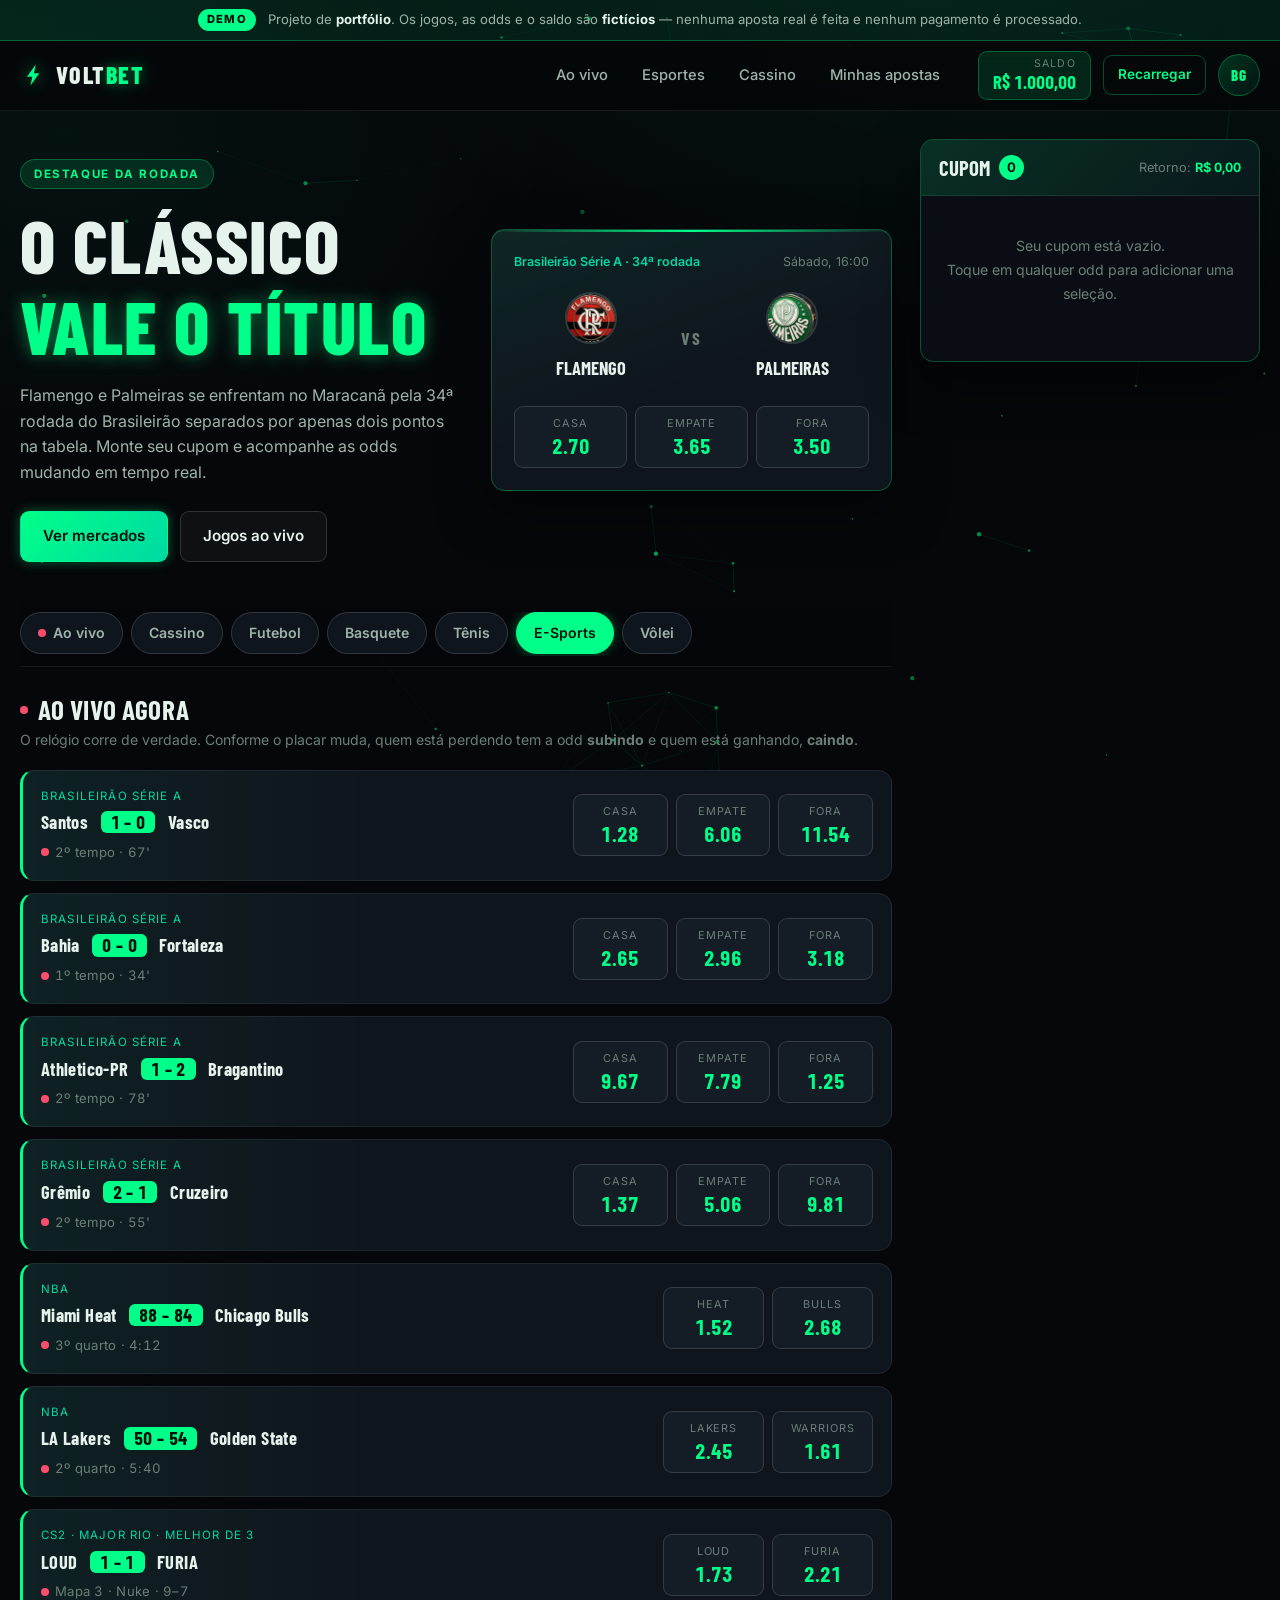
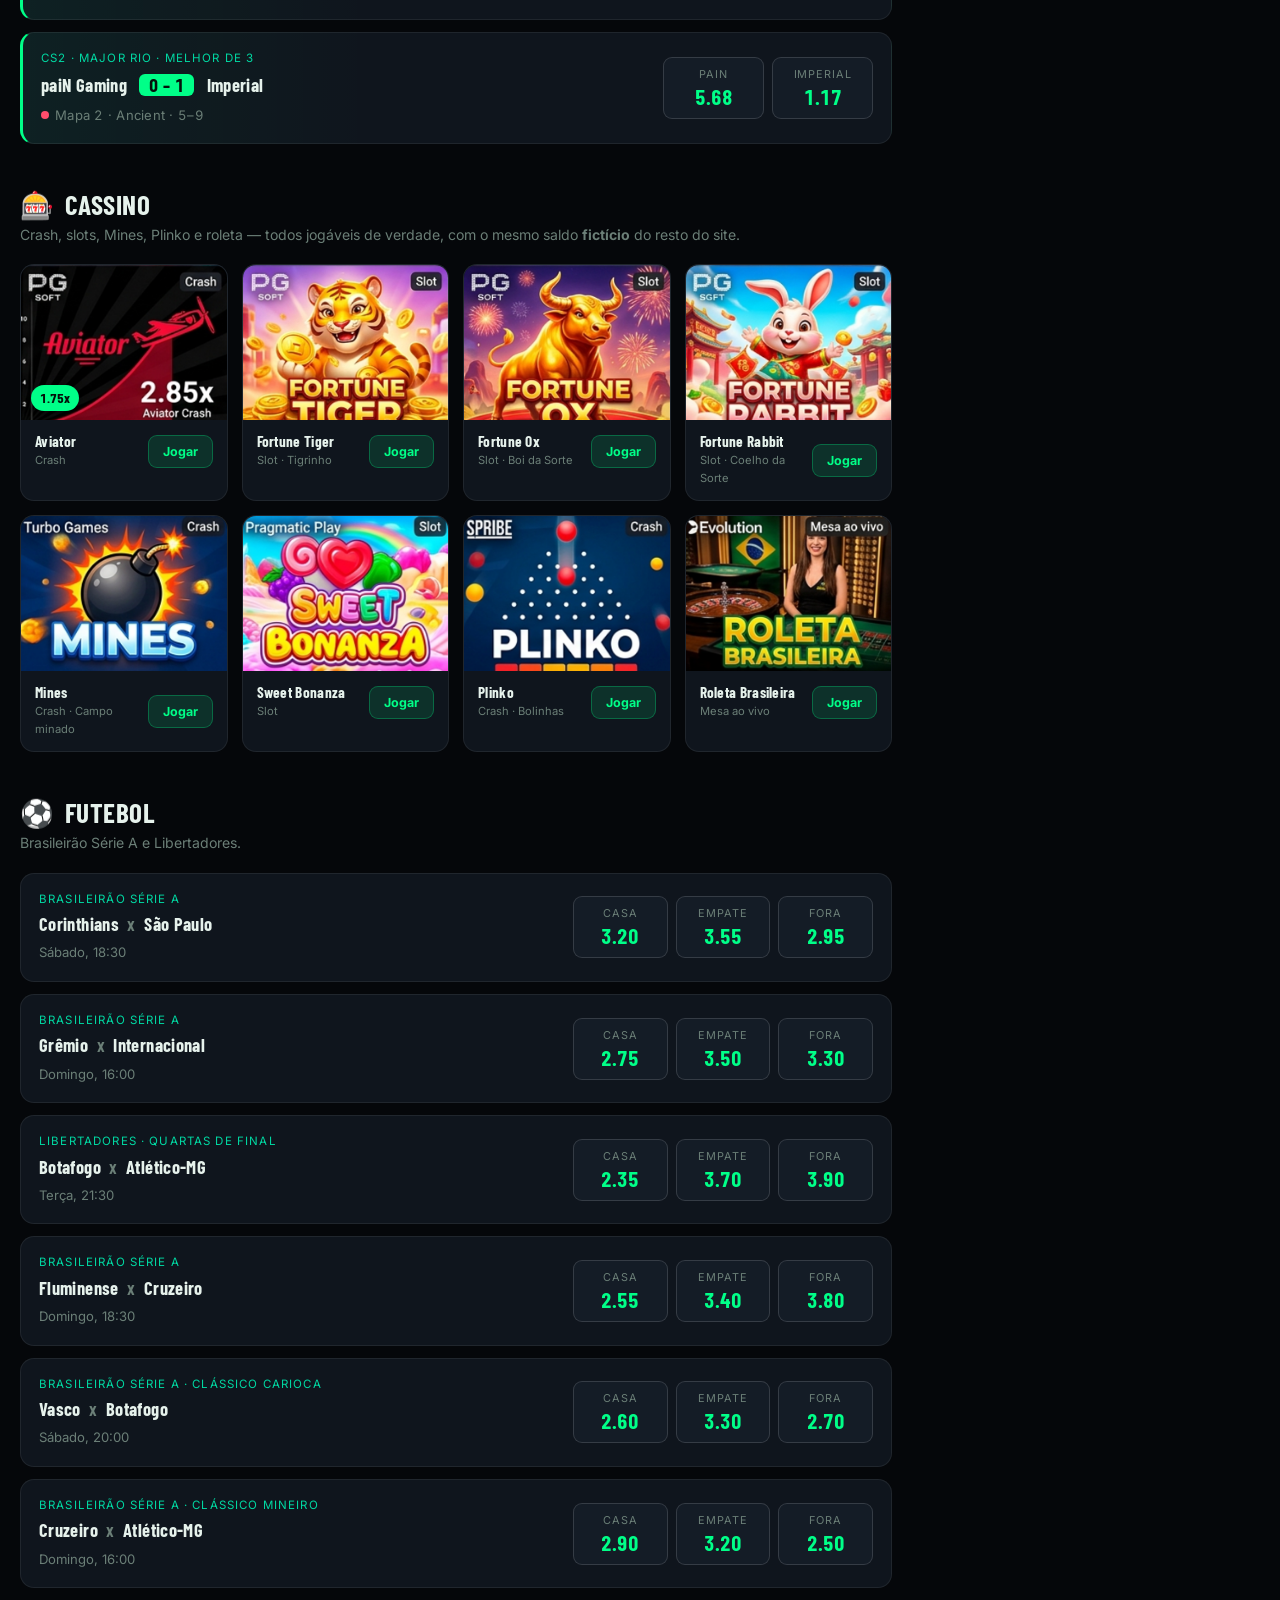
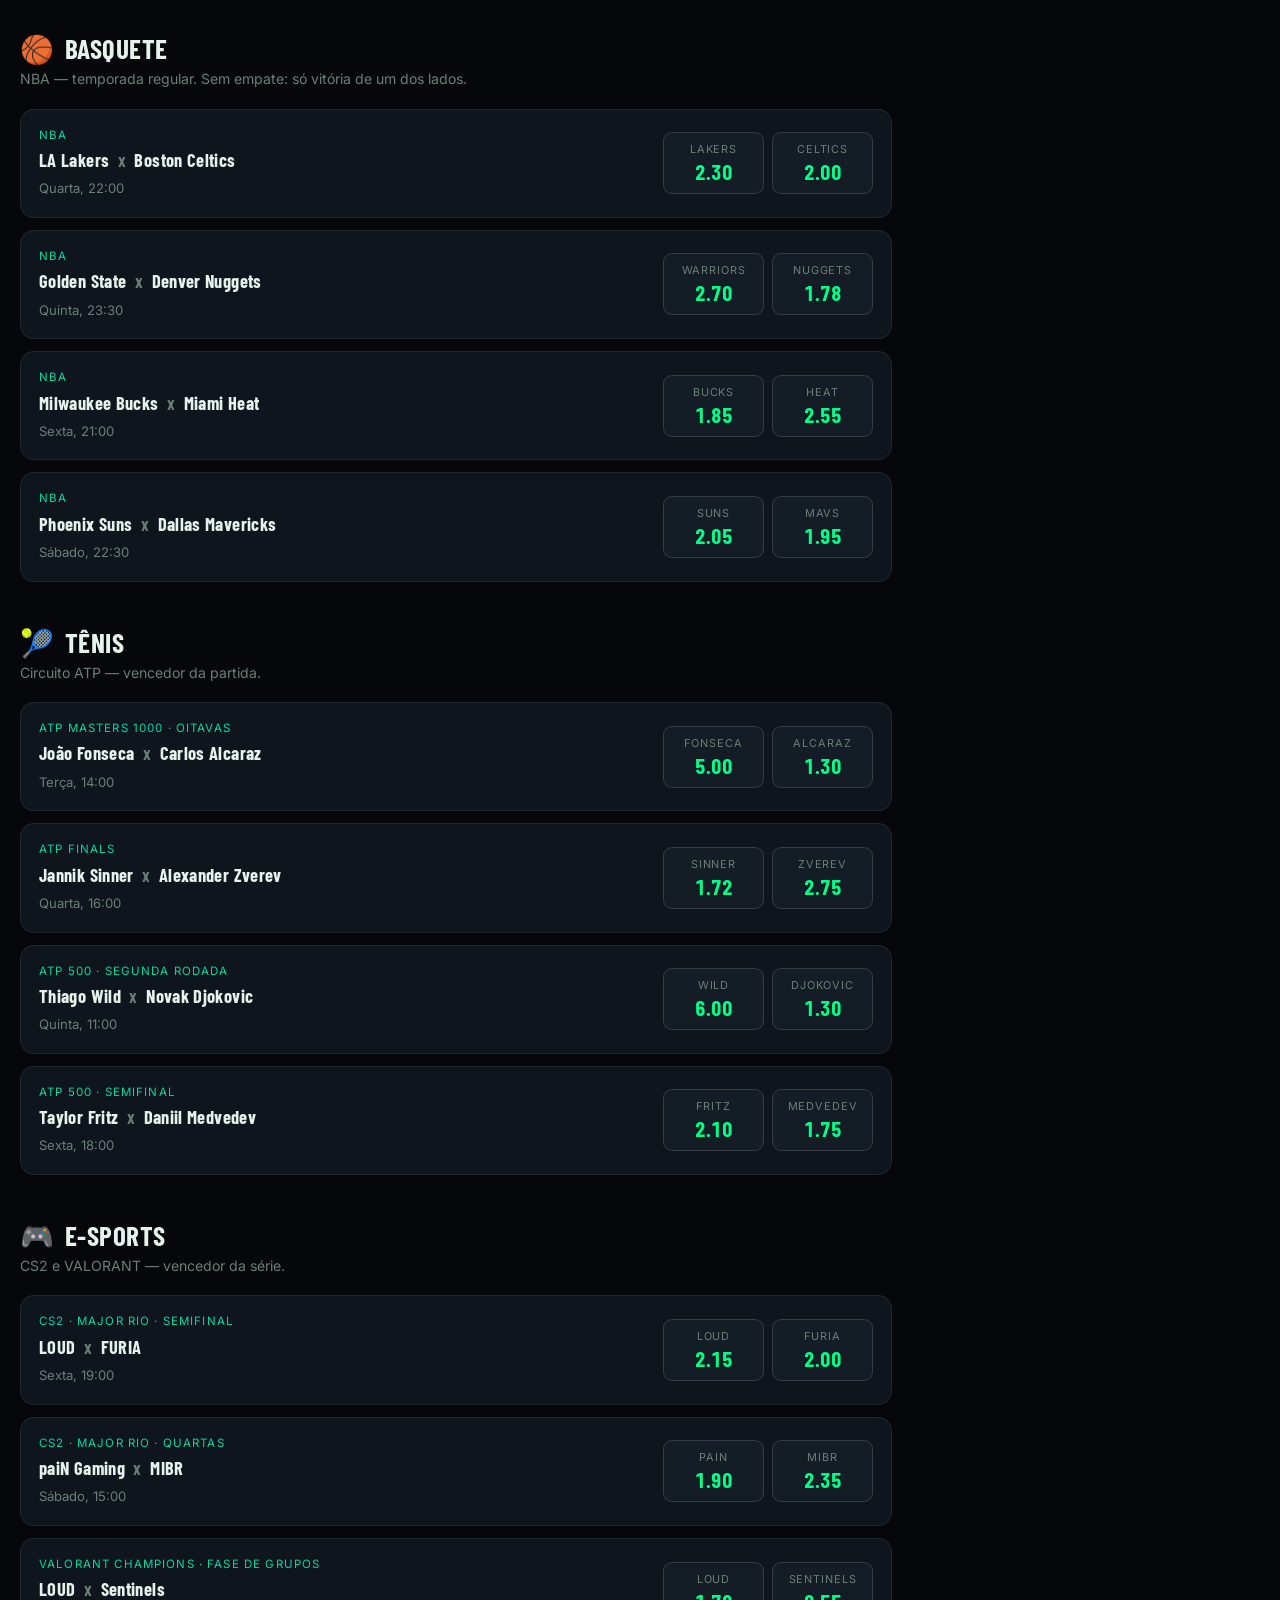
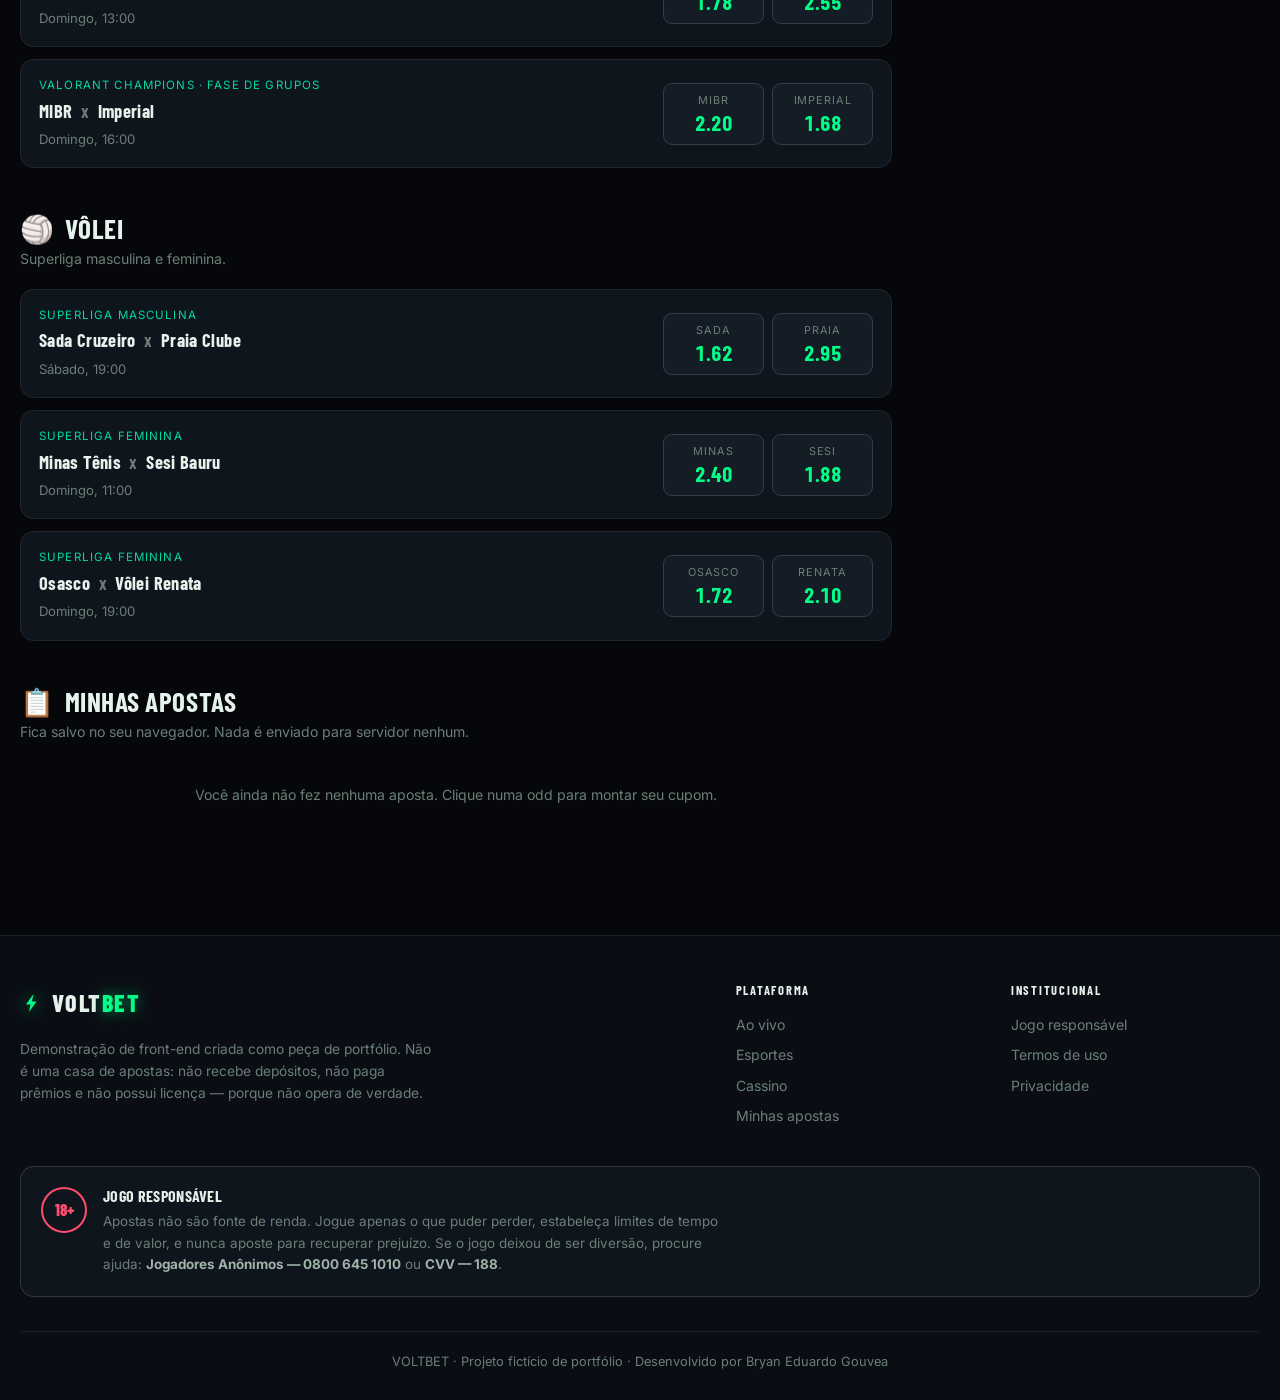
<file: index.html>
<!DOCTYPE html>
<html lang="pt-BR">
<head>
  <meta charset="UTF-8">
  <meta name="viewport" content="width=device-width, initial-scale=1.0">
  <meta name="description" content="VOLTBET — demonstração de portfólio de uma casa de apostas esportivas. Odds ao vivo, cupom de aposta e saldo fictícios, sem dinheiro real.">
  <meta name="theme-color" content="#05070a">
  <title>VOLTBET — Apostas esportivas (demonstração de portfólio)</title>

  <link rel="preconnect" href="https://fonts.googleapis.com">
  <link rel="preconnect" href="https://fonts.gstatic.com" crossorigin>
  <link href="https://fonts.googleapis.com/css2?family=Barlow+Condensed:wght@600;700;800&family=Inter:wght@400;500;600;700&display=swap" rel="stylesheet">

  <!-- Ícone em SVG inline (data URI) para não depender de arquivo de imagem externo -->
  <link rel="icon" href="data:image/svg+xml,%3Csvg xmlns='http://www.w3.org/2000/svg' viewBox='0 0 32 32'%3E%3Crect width='32' height='32' rx='7' fill='%2305070a'/%3E%3Cpath d='M18 4 L8 18 h6 l-2 10 10-14 h-6 z' fill='%2300ff88'/%3E%3C/svg%3E">

  <link rel="stylesheet" href="css/style.css">
  <link rel="stylesheet" href="css/paginas.css">
</head>
<body>

  <!-- Atalho de teclado: o primeiro Tab da página pula direto para o conteúdo -->
  <a class="pular-para-conteudo" href="#conteudo">Pular para o conteúdo</a>

  <!--
    Fundo animado (partículas verdes conectadas), desenhado em canvas.
    aria-hidden porque é puramente decorativo. Se o JavaScript não rodar,
    sobra apenas o gradiente escuro definido no CSS — nada quebra.
  -->
  <canvas id="fundo-animado" class="fundo-animado" aria-hidden="true"></canvas>

  <!-- ================== FAIXA DE AVISO ================== -->
  <div class="faixa-demo" role="note">
    <span class="faixa-demo__selo">DEMO</span>
    <p>
      Projeto de <strong>portfólio</strong>. Os jogos, as odds e o saldo são
      <strong>fictícios</strong> — nenhuma aposta real é feita e nenhum pagamento é processado.
    </p>
  </div>

  <!-- ================== CABEÇALHO ================== -->
  <header class="cabecalho">
    <div class="cabecalho__interno">

      <a class="logo" href="#inicio" aria-label="VOLTBET, página inicial">
        <svg class="logo__raio" viewBox="0 0 32 32" width="28" height="28" aria-hidden="true" focusable="false">
          <path d="M18 4 L8 18 h6 l-2 10 10-14 h-6 z" fill="currentColor"/>
        </svg>
        <span class="logo__texto">VOLT<span class="logo__destaque">BET</span></span>
      </a>

      <nav class="nav-principal" aria-label="Navegação principal">
        <ul>
          <li><a href="#ao-vivo">Ao vivo</a></li>
          <li><a href="#futebol">Esportes</a></li>
          <li><a href="#cassino">Cassino</a></li>
          <li><a href="#historico">Minhas apostas</a></li>
        </ul>
      </nav>

      <div class="cabecalho__conta">
        <!--
          O saldo já vem escrito no HTML para aparecer sem JavaScript.
          O script apenas o atualiza com o valor guardado no localStorage.
        -->
        <div class="saldo">
          <span class="saldo__rotulo">Saldo</span>
          <strong class="saldo__valor" id="saldo-valor" aria-live="polite">R$&nbsp;1.000,00</strong>
        </div>

        <a class="btn btn--contorno btn--pequeno" href="recarregar.html">
          Recarregar
        </a>

        <button class="avatar" type="button" id="btn-perfil"
                aria-expanded="false" aria-controls="painel-perfil"
                aria-label="Abrir painel de perfil">
          <span class="avatar__iniciais" aria-hidden="true">BG</span>
        </button>
      </div>

    </div>
  </header>

  <!-- ================== LAYOUT PRINCIPAL ================== -->
  <div class="layout" id="conteudo">

    <main class="conteudo">

      <!-- ---------- HERO ---------- -->
      <section class="hero" id="inicio" aria-labelledby="hero-titulo">
        <div class="hero__texto">
          <span class="etiqueta">Destaque da rodada</span>
          <h1 class="hero__titulo" id="hero-titulo">
            O CLÁSSICO<br><span class="brilho-verde">VALE O TÍTULO</span>
          </h1>
          <p class="hero__descricao">
            Flamengo e Palmeiras se enfrentam no Maracanã pela 34ª rodada do
            Brasileirão separados por apenas dois pontos na tabela. Monte seu
            cupom e acompanhe as odds mudando em tempo real.
          </p>
          <div class="hero__acoes">
            <a class="btn btn--principal" href="#jogo-destaque">Ver mercados</a>
            <a class="btn btn--fantasma" href="#ao-vivo">Jogos ao vivo</a>
          </div>
        </div>

        <!-- Cartão do jogo em destaque: ilustração feita só com CSS/SVG -->
        <article class="cartao-destaque" id="jogo-destaque" data-evento="fla-pal">
          <header class="cartao-destaque__topo">
            <span class="cartao-destaque__liga">Brasileirão Série A · 34ª rodada</span>
            <time datetime="2026-08-29T16:00">Sábado, 16:00</time>
          </header>

          <div class="cartao-destaque__confronto">
            <div class="time">
              <span class="time__escudo">
                <img src="imagens/escudo-flamengo.png" alt="Escudo do Flamengo">
              </span>
              <span class="time__nome">Flamengo</span>
            </div>
            <span class="cartao-destaque__vs">VS</span>
            <div class="time">
              <span class="time__escudo">
                <img src="imagens/escudo-palmeiras.png" alt="Escudo do Palmeiras">
              </span>
              <span class="time__nome">Palmeiras</span>
            </div>
          </div>

          <div class="odds odds--3" role="group" aria-label="Mercados para Flamengo x Palmeiras">
            <button class="odd" type="button"
                    data-evento="fla-pal" data-jogo="Flamengo x Palmeiras"
                    data-selecao="Flamengo" data-odd="2.70">
              <span class="odd__rotulo">Casa</span>
              <span class="odd__valor">2.70</span>
            </button>
            <button class="odd" type="button"
                    data-evento="fla-pal" data-jogo="Flamengo x Palmeiras"
                    data-selecao="Empate" data-odd="3.65">
              <span class="odd__rotulo">Empate</span>
              <span class="odd__valor">3.65</span>
            </button>
            <button class="odd" type="button"
                    data-evento="fla-pal" data-jogo="Flamengo x Palmeiras"
                    data-selecao="Palmeiras" data-odd="3.50">
              <span class="odd__rotulo">Fora</span>
              <span class="odd__valor">3.50</span>
            </button>
          </div>
        </article>
      </section>

      <!-- ---------- BARRA DE ESPORTES ---------- -->
      <!--
        São links de âncora de verdade: funcionam sem JavaScript, rolando
        até a seção. O script apenas destaca o item ativo durante a rolagem.
      -->
      <nav class="barra-esportes" aria-label="Categorias de esporte">
        <ul>
          <li><a href="#ao-vivo" class="chip chip--live"><span class="ponto-live" aria-hidden="true"></span>Ao vivo</a></li>
          <li><a href="#cassino" class="chip">Cassino</a></li>
          <li><a href="#futebol" class="chip">Futebol</a></li>
          <li><a href="#basquete" class="chip">Basquete</a></li>
          <li><a href="#tenis" class="chip">Tênis</a></li>
          <li><a href="#esports" class="chip">E-Sports</a></li>
          <li><a href="#volei" class="chip">Vôlei</a></li>
        </ul>
      </nav>

      <!-- ---------- AO VIVO ---------- -->
      <section class="secao" id="ao-vivo" aria-labelledby="titulo-ao-vivo">
        <div class="secao__cabecalho">
          <h2 class="secao__titulo" id="titulo-ao-vivo">
            <span class="ponto-live" aria-hidden="true"></span> Ao vivo agora
          </h2>
          <p class="secao__subtitulo">
            O relógio corre de verdade. Conforme o placar muda, quem está
            perdendo tem a odd <strong>subindo</strong> e quem está ganhando,
            <strong>caindo</strong>.
          </p>
        </div>

        <div class="lista-eventos">

          <article class="evento evento--live" data-evento="san-vas">
            <div class="evento__info">
              <span class="evento__liga">Brasileirão Série A</span>
              <h3 class="evento__times">Santos <span class="evento__placar">1 – 0</span> Vasco</h3>
              <span class="evento__estado">
                <span class="ponto-live" aria-hidden="true"></span>
                <span class="evento__relogio">2º tempo · 67'</span>
              </span>
            </div>
            <div class="odds odds--3" role="group" aria-label="Mercados para Santos x Vasco">
              <button class="odd" type="button" data-evento="san-vas" data-jogo="Santos x Vasco" data-selecao="Santos" data-odd="1.33">
                <span class="odd__rotulo">Casa</span><span class="odd__valor">1.33</span>
              </button>
              <button class="odd" type="button" data-evento="san-vas" data-jogo="Santos x Vasco" data-selecao="Empate" data-odd="5.86">
                <span class="odd__rotulo">Empate</span><span class="odd__valor">5.86</span>
              </button>
              <button class="odd" type="button" data-evento="san-vas" data-jogo="Santos x Vasco" data-selecao="Vasco" data-odd="7.12">
                <span class="odd__rotulo">Fora</span><span class="odd__valor">7.12</span>
              </button>
            </div>
          </article>

          <article class="evento evento--live" data-evento="bah-for">
            <div class="evento__info">
              <span class="evento__liga">Brasileirão Série A</span>
              <h3 class="evento__times">Bahia <span class="evento__placar">0 – 0</span> Fortaleza</h3>
              <span class="evento__estado">
                <span class="ponto-live" aria-hidden="true"></span>
                <span class="evento__relogio">1º tempo · 34'</span>
              </span>
            </div>
            <div class="odds odds--3" role="group" aria-label="Mercados para Bahia x Fortaleza">
              <button class="odd" type="button" data-evento="bah-for" data-jogo="Bahia x Fortaleza" data-selecao="Bahia" data-odd="2.58">
                <span class="odd__rotulo">Casa</span><span class="odd__valor">2.58</span>
              </button>
              <button class="odd" type="button" data-evento="bah-for" data-jogo="Bahia x Fortaleza" data-selecao="Empate" data-odd="2.87">
                <span class="odd__rotulo">Empate</span><span class="odd__valor">2.87</span>
              </button>
              <button class="odd" type="button" data-evento="bah-for" data-jogo="Bahia x Fortaleza" data-selecao="Fortaleza" data-odd="3.09">
                <span class="odd__rotulo">Fora</span><span class="odd__valor">3.09</span>
              </button>
            </div>
          </article>

          <article class="evento evento--live" data-evento="cap-bra">
            <div class="evento__info">
              <span class="evento__liga">Brasileirão Série A</span>
              <h3 class="evento__times">Athletico-PR <span class="evento__placar">1 – 2</span> Bragantino</h3>
              <span class="evento__estado">
                <span class="ponto-live" aria-hidden="true"></span>
                <span class="evento__relogio">2º tempo · 78'</span>
              </span>
            </div>
            <div class="odds odds--3" role="group" aria-label="Mercados para Athletico-PR x Bragantino">
              <button class="odd" type="button" data-evento="cap-bra" data-jogo="Athletico-PR x Bragantino" data-selecao="Athletico-PR" data-odd="9.43">
                <span class="odd__rotulo">Casa</span><span class="odd__valor">9.43</span>
              </button>
              <button class="odd" type="button" data-evento="cap-bra" data-jogo="Athletico-PR x Bragantino" data-selecao="Empate" data-odd="7.55">
                <span class="odd__rotulo">Empate</span><span class="odd__valor">7.55</span>
              </button>
              <button class="odd" type="button" data-evento="cap-bra" data-jogo="Athletico-PR x Bragantino" data-selecao="Bragantino" data-odd="1.22">
                <span class="odd__rotulo">Fora</span><span class="odd__valor">1.22</span>
              </button>
            </div>
          </article>

          <article class="evento evento--live" data-evento="gre-cru">
            <div class="evento__info">
              <span class="evento__liga">Brasileirão Série A</span>
              <h3 class="evento__times">Grêmio <span class="evento__placar">2 – 1</span> Cruzeiro</h3>
              <span class="evento__estado">
                <span class="ponto-live" aria-hidden="true"></span>
                <span class="evento__relogio">2º tempo · 55'</span>
              </span>
            </div>
            <div class="odds odds--3" role="group" aria-label="Mercados para Grêmio x Cruzeiro">
              <button class="odd" type="button" data-evento="gre-cru" data-jogo="Grêmio x Cruzeiro" data-selecao="Grêmio" data-odd="1.45">
                <span class="odd__rotulo">Casa</span><span class="odd__valor">1.45</span>
              </button>
              <button class="odd" type="button" data-evento="gre-cru" data-jogo="Grêmio x Cruzeiro" data-selecao="Empate" data-odd="4.20">
                <span class="odd__rotulo">Empate</span><span class="odd__valor">4.20</span>
              </button>
              <button class="odd" type="button" data-evento="gre-cru" data-jogo="Grêmio x Cruzeiro" data-selecao="Cruzeiro" data-odd="6.80">
                <span class="odd__rotulo">Fora</span><span class="odd__valor">6.80</span>
              </button>
            </div>
          </article>

          <article class="evento evento--live" data-evento="mia-chi">
            <div class="evento__info">
              <span class="evento__liga">NBA</span>
              <h3 class="evento__times">Miami Heat <span class="evento__placar">88 – 84</span> Chicago Bulls</h3>
              <span class="evento__estado">
                <span class="ponto-live" aria-hidden="true"></span>
                <span class="evento__relogio">3º quarto · 4:12</span>
              </span>
            </div>
            <div class="odds odds--2" role="group" aria-label="Mercados para Miami Heat x Chicago Bulls">
              <button class="odd" type="button" data-evento="mia-chi" data-jogo="Miami Heat x Chicago Bulls" data-selecao="Miami Heat" data-odd="1.50">
                <span class="odd__rotulo">Heat</span><span class="odd__valor">1.50</span>
              </button>
              <button class="odd" type="button" data-evento="mia-chi" data-jogo="Miami Heat x Chicago Bulls" data-selecao="Chicago Bulls" data-odd="2.62">
                <span class="odd__rotulo">Bulls</span><span class="odd__valor">2.62</span>
              </button>
            </div>
          </article>

          <article class="evento evento--live" data-evento="lal-gsw-live">
            <div class="evento__info">
              <span class="evento__liga">NBA</span>
              <h3 class="evento__times">LA Lakers <span class="evento__placar">50 – 54</span> Golden State</h3>
              <span class="evento__estado">
                <span class="ponto-live" aria-hidden="true"></span>
                <span class="evento__relogio">2º quarto · 5:40</span>
              </span>
            </div>
            <div class="odds odds--2" role="group" aria-label="Mercados para LA Lakers x Golden State ao vivo">
              <button class="odd" type="button" data-evento="lal-gsw-live" data-jogo="LA Lakers x Golden State (ao vivo)" data-selecao="LA Lakers" data-odd="2.30">
                <span class="odd__rotulo">Lakers</span><span class="odd__valor">2.30</span>
              </button>
              <button class="odd" type="button" data-evento="lal-gsw-live" data-jogo="LA Lakers x Golden State (ao vivo)" data-selecao="Golden State" data-odd="1.65">
                <span class="odd__rotulo">Warriors</span><span class="odd__valor">1.65</span>
              </button>
            </div>
          </article>

          <article class="evento evento--live" data-evento="loud-furia-live">
            <div class="evento__info">
              <span class="evento__liga">CS2 · Major Rio · Melhor de 3</span>
              <h3 class="evento__times">LOUD <span class="evento__placar">1 – 1</span> FURIA</h3>
              <span class="evento__estado">
                <span class="ponto-live" aria-hidden="true"></span>
                <span class="evento__relogio">Mapa 3 · Nuke · 9–7</span>
              </span>
            </div>
            <div class="odds odds--2" role="group" aria-label="Mercados para LOUD x FURIA ao vivo">
              <button class="odd" type="button" data-evento="loud-furia-live" data-jogo="LOUD x FURIA (ao vivo)" data-selecao="LOUD" data-odd="1.65">
                <span class="odd__rotulo">LOUD</span><span class="odd__valor">1.65</span>
              </button>
              <button class="odd" type="button" data-evento="loud-furia-live" data-jogo="LOUD x FURIA (ao vivo)" data-selecao="FURIA" data-odd="2.26">
                <span class="odd__rotulo">FURIA</span><span class="odd__valor">2.26</span>
              </button>
            </div>
          </article>

          <article class="evento evento--live" data-evento="pain-imp-live">
            <div class="evento__info">
              <span class="evento__liga">CS2 · Major Rio · Melhor de 3</span>
              <h3 class="evento__times">paiN Gaming <span class="evento__placar">0 – 1</span> Imperial</h3>
              <span class="evento__estado">
                <span class="ponto-live" aria-hidden="true"></span>
                <span class="evento__relogio">Mapa 2 · Ancient · 5–9</span>
              </span>
            </div>
            <div class="odds odds--2" role="group" aria-label="Mercados para paiN Gaming x Imperial ao vivo">
              <button class="odd" type="button" data-evento="pain-imp-live" data-jogo="paiN Gaming x Imperial (ao vivo)" data-selecao="paiN Gaming" data-odd="5.58">
                <span class="odd__rotulo">paiN</span><span class="odd__valor">5.58</span>
              </button>
              <button class="odd" type="button" data-evento="pain-imp-live" data-jogo="paiN Gaming x Imperial (ao vivo)" data-selecao="Imperial" data-odd="1.15">
                <span class="odd__rotulo">Imperial</span><span class="odd__valor">1.15</span>
              </button>
            </div>
          </article>

        </div>
      </section>

      <!-- ---------- CASSINO ---------- -->
      <section class="secao" id="cassino" aria-labelledby="titulo-cassino">
        <div class="secao__cabecalho">
          <h2 class="secao__titulo"><span aria-hidden="true">🎰</span> <span id="titulo-cassino">Cassino</span></h2>
          <p class="secao__subtitulo">
            Crash, slots, Mines, Plinko e roleta — todos jogáveis de verdade,
            com o mesmo saldo <strong>fictício</strong> do resto do site.
          </p>
        </div>

        <div class="grade-cassino">

          <article class="jogo-cassino" data-jogo="Aviator">
            <div class="jogo-cassino__capa">
              <img src="imagens/jogo-aviator.png" alt="Aviator">
              <span class="jogo-cassino__multiplicador" id="aviator-multiplicador">1.00x</span>
            </div>
            <div class="jogo-cassino__rodape">
              <div>
                <h3 class="jogo-cassino__nome">Aviator</h3>
                <span class="jogo-cassino__categoria">Crash</span>
              </div>
              <button class="jogo-cassino__jogar" type="button" data-jogo="Aviator">Jogar</button>
            </div>
          </article>

          <article class="jogo-cassino" data-jogo="Fortune Tiger">
            <div class="jogo-cassino__capa">
              <img src="imagens/jogo-fortune-tiger.png" alt="Fortune Tiger">
            </div>
            <div class="jogo-cassino__rodape">
              <div>
                <h3 class="jogo-cassino__nome">Fortune Tiger</h3>
                <span class="jogo-cassino__categoria">Slot · Tigrinho</span>
              </div>
              <button class="jogo-cassino__jogar" type="button" data-jogo="Fortune Tiger">Jogar</button>
            </div>
          </article>

          <article class="jogo-cassino" data-jogo="Fortune Ox">
            <div class="jogo-cassino__capa">
              <img src="imagens/jogo-fortune-ox.png" alt="Fortune Ox">
            </div>
            <div class="jogo-cassino__rodape">
              <div>
                <h3 class="jogo-cassino__nome">Fortune Ox</h3>
                <span class="jogo-cassino__categoria">Slot · Boi da Sorte</span>
              </div>
              <button class="jogo-cassino__jogar" type="button" data-jogo="Fortune Ox">Jogar</button>
            </div>
          </article>

          <article class="jogo-cassino" data-jogo="Fortune Rabbit">
            <div class="jogo-cassino__capa">
              <img src="imagens/jogo-fortune-rabbit.png" alt="Fortune Rabbit">
            </div>
            <div class="jogo-cassino__rodape">
              <div>
                <h3 class="jogo-cassino__nome">Fortune Rabbit</h3>
                <span class="jogo-cassino__categoria">Slot · Coelho da Sorte</span>
              </div>
              <button class="jogo-cassino__jogar" type="button" data-jogo="Fortune Rabbit">Jogar</button>
            </div>
          </article>

          <article class="jogo-cassino" data-jogo="Mines">
            <div class="jogo-cassino__capa">
              <img src="imagens/jogo-mines.png" alt="Mines">
            </div>
            <div class="jogo-cassino__rodape">
              <div>
                <h3 class="jogo-cassino__nome">Mines</h3>
                <span class="jogo-cassino__categoria">Crash · Campo minado</span>
              </div>
              <button class="jogo-cassino__jogar" type="button" data-jogo="Mines">Jogar</button>
            </div>
          </article>

          <article class="jogo-cassino" data-jogo="Sweet Bonanza">
            <div class="jogo-cassino__capa">
              <img src="imagens/jogo-sweet-bonanza.png" alt="Sweet Bonanza">
            </div>
            <div class="jogo-cassino__rodape">
              <div>
                <h3 class="jogo-cassino__nome">Sweet Bonanza</h3>
                <span class="jogo-cassino__categoria">Slot</span>
              </div>
              <button class="jogo-cassino__jogar" type="button" data-jogo="Sweet Bonanza">Jogar</button>
            </div>
          </article>

          <article class="jogo-cassino" data-jogo="Plinko">
            <div class="jogo-cassino__capa">
              <img src="imagens/jogo-plinko.png" alt="Plinko">
            </div>
            <div class="jogo-cassino__rodape">
              <div>
                <h3 class="jogo-cassino__nome">Plinko</h3>
                <span class="jogo-cassino__categoria">Crash · Bolinhas</span>
              </div>
              <button class="jogo-cassino__jogar" type="button" data-jogo="Plinko">Jogar</button>
            </div>
          </article>

          <article class="jogo-cassino" data-jogo="Roleta Brasileira">
            <div class="jogo-cassino__capa">
              <img src="imagens/jogo-roleta-brasileira.png" alt="Roleta Brasileira">
            </div>
            <div class="jogo-cassino__rodape">
              <div>
                <h3 class="jogo-cassino__nome">Roleta Brasileira</h3>
                <span class="jogo-cassino__categoria">Mesa ao vivo</span>
              </div>
              <button class="jogo-cassino__jogar" type="button" data-jogo="Roleta Brasileira">Jogar</button>
            </div>
          </article>

        </div>
      </section>

      <!-- ---------- FUTEBOL ---------- -->
      <section class="secao" id="futebol" aria-labelledby="titulo-futebol">
        <div class="secao__cabecalho">
          <h2 class="secao__titulo"><span aria-hidden="true">⚽</span> <span id="titulo-futebol">Futebol</span></h2>
          <p class="secao__subtitulo">Brasileirão Série A e Libertadores.</p>
        </div>

        <div class="lista-eventos">

          <article class="evento" data-evento="cor-sao">
            <div class="evento__info">
              <span class="evento__liga">Brasileirão Série A</span>
              <h3 class="evento__times">Corinthians <span class="evento__vs">x</span> São Paulo</h3>
              <time class="evento__estado" datetime="2026-08-29T18:30">Sábado, 18:30</time>
            </div>
            <div class="odds odds--3" role="group" aria-label="Mercados para Corinthians x São Paulo">
              <button class="odd" type="button" data-evento="cor-sao" data-jogo="Corinthians x São Paulo" data-selecao="Corinthians" data-odd="3.20">
                <span class="odd__rotulo">Casa</span><span class="odd__valor">3.20</span>
              </button>
              <button class="odd" type="button" data-evento="cor-sao" data-jogo="Corinthians x São Paulo" data-selecao="Empate" data-odd="3.55">
                <span class="odd__rotulo">Empate</span><span class="odd__valor">3.55</span>
              </button>
              <button class="odd" type="button" data-evento="cor-sao" data-jogo="Corinthians x São Paulo" data-selecao="São Paulo" data-odd="2.95">
                <span class="odd__rotulo">Fora</span><span class="odd__valor">2.95</span>
              </button>
            </div>
          </article>

          <article class="evento" data-evento="gre-int">
            <div class="evento__info">
              <span class="evento__liga">Brasileirão Série A</span>
              <h3 class="evento__times">Grêmio <span class="evento__vs">x</span> Internacional</h3>
              <time class="evento__estado" datetime="2026-08-30T16:00">Domingo, 16:00</time>
            </div>
            <div class="odds odds--3" role="group" aria-label="Mercados para Grêmio x Internacional">
              <button class="odd" type="button" data-evento="gre-int" data-jogo="Grêmio x Internacional" data-selecao="Grêmio" data-odd="2.75">
                <span class="odd__rotulo">Casa</span><span class="odd__valor">2.75</span>
              </button>
              <button class="odd" type="button" data-evento="gre-int" data-jogo="Grêmio x Internacional" data-selecao="Empate" data-odd="3.50">
                <span class="odd__rotulo">Empate</span><span class="odd__valor">3.50</span>
              </button>
              <button class="odd" type="button" data-evento="gre-int" data-jogo="Grêmio x Internacional" data-selecao="Internacional" data-odd="3.30">
                <span class="odd__rotulo">Fora</span><span class="odd__valor">3.30</span>
              </button>
            </div>
          </article>

          <article class="evento" data-evento="bot-cam">
            <div class="evento__info">
              <span class="evento__liga">Libertadores · Quartas de final</span>
              <h3 class="evento__times">Botafogo <span class="evento__vs">x</span> Atlético-MG</h3>
              <time class="evento__estado" datetime="2026-09-01T21:30">Terça, 21:30</time>
            </div>
            <div class="odds odds--3" role="group" aria-label="Mercados para Botafogo x Atlético-MG">
              <button class="odd" type="button" data-evento="bot-cam" data-jogo="Botafogo x Atlético-MG" data-selecao="Botafogo" data-odd="2.35">
                <span class="odd__rotulo">Casa</span><span class="odd__valor">2.35</span>
              </button>
              <button class="odd" type="button" data-evento="bot-cam" data-jogo="Botafogo x Atlético-MG" data-selecao="Empate" data-odd="3.70">
                <span class="odd__rotulo">Empate</span><span class="odd__valor">3.70</span>
              </button>
              <button class="odd" type="button" data-evento="bot-cam" data-jogo="Botafogo x Atlético-MG" data-selecao="Atlético-MG" data-odd="3.90">
                <span class="odd__rotulo">Fora</span><span class="odd__valor">3.90</span>
              </button>
            </div>
          </article>

          <article class="evento" data-evento="flu-cru">
            <div class="evento__info">
              <span class="evento__liga">Brasileirão Série A</span>
              <h3 class="evento__times">Fluminense <span class="evento__vs">x</span> Cruzeiro</h3>
              <time class="evento__estado" datetime="2026-08-30T18:30">Domingo, 18:30</time>
            </div>
            <div class="odds odds--3" role="group" aria-label="Mercados para Fluminense x Cruzeiro">
              <button class="odd" type="button" data-evento="flu-cru" data-jogo="Fluminense x Cruzeiro" data-selecao="Fluminense" data-odd="2.55">
                <span class="odd__rotulo">Casa</span><span class="odd__valor">2.55</span>
              </button>
              <button class="odd" type="button" data-evento="flu-cru" data-jogo="Fluminense x Cruzeiro" data-selecao="Empate" data-odd="3.40">
                <span class="odd__rotulo">Empate</span><span class="odd__valor">3.40</span>
              </button>
              <button class="odd" type="button" data-evento="flu-cru" data-jogo="Fluminense x Cruzeiro" data-selecao="Cruzeiro" data-odd="3.80">
                <span class="odd__rotulo">Fora</span><span class="odd__valor">3.80</span>
              </button>
            </div>
          </article>

          <article class="evento" data-evento="vas-bot">
            <div class="evento__info">
              <span class="evento__liga">Brasileirão Série A · Clássico carioca</span>
              <h3 class="evento__times">Vasco <span class="evento__vs">x</span> Botafogo</h3>
              <time class="evento__estado" datetime="2026-09-05T20:00">Sábado, 20:00</time>
            </div>
            <div class="odds odds--3" role="group" aria-label="Mercados para Vasco x Botafogo">
              <button class="odd" type="button" data-evento="vas-bot" data-jogo="Vasco x Botafogo" data-selecao="Vasco" data-odd="2.60">
                <span class="odd__rotulo">Casa</span><span class="odd__valor">2.60</span>
              </button>
              <button class="odd" type="button" data-evento="vas-bot" data-jogo="Vasco x Botafogo" data-selecao="Empate" data-odd="3.30">
                <span class="odd__rotulo">Empate</span><span class="odd__valor">3.30</span>
              </button>
              <button class="odd" type="button" data-evento="vas-bot" data-jogo="Vasco x Botafogo" data-selecao="Botafogo" data-odd="2.70">
                <span class="odd__rotulo">Fora</span><span class="odd__valor">2.70</span>
              </button>
            </div>
          </article>

          <article class="evento" data-evento="cru-cam">
            <div class="evento__info">
              <span class="evento__liga">Brasileirão Série A · Clássico mineiro</span>
              <h3 class="evento__times">Cruzeiro <span class="evento__vs">x</span> Atlético-MG</h3>
              <time class="evento__estado" datetime="2026-09-06T16:00">Domingo, 16:00</time>
            </div>
            <div class="odds odds--3" role="group" aria-label="Mercados para Cruzeiro x Atlético-MG">
              <button class="odd" type="button" data-evento="cru-cam" data-jogo="Cruzeiro x Atlético-MG" data-selecao="Cruzeiro" data-odd="2.90">
                <span class="odd__rotulo">Casa</span><span class="odd__valor">2.90</span>
              </button>
              <button class="odd" type="button" data-evento="cru-cam" data-jogo="Cruzeiro x Atlético-MG" data-selecao="Empate" data-odd="3.20">
                <span class="odd__rotulo">Empate</span><span class="odd__valor">3.20</span>
              </button>
              <button class="odd" type="button" data-evento="cru-cam" data-jogo="Cruzeiro x Atlético-MG" data-selecao="Atlético-MG" data-odd="2.50">
                <span class="odd__rotulo">Fora</span><span class="odd__valor">2.50</span>
              </button>
            </div>
          </article>

        </div>
      </section>

      <!-- ---------- BASQUETE ---------- -->
      <section class="secao" id="basquete" aria-labelledby="titulo-basquete">
        <div class="secao__cabecalho">
          <h2 class="secao__titulo"><span aria-hidden="true">🏀</span> <span id="titulo-basquete">Basquete</span></h2>
          <p class="secao__subtitulo">NBA — temporada regular. Sem empate: só vitória de um dos lados.</p>
        </div>

        <div class="lista-eventos">

          <article class="evento" data-evento="lal-bos">
            <div class="evento__info">
              <span class="evento__liga">NBA</span>
              <h3 class="evento__times">LA Lakers <span class="evento__vs">x</span> Boston Celtics</h3>
              <time class="evento__estado" datetime="2026-09-02T22:00">Quarta, 22:00</time>
            </div>
            <div class="odds odds--2" role="group" aria-label="Mercados para Lakers x Celtics">
              <button class="odd" type="button" data-evento="lal-bos" data-jogo="LA Lakers x Boston Celtics" data-selecao="LA Lakers" data-odd="2.30">
                <span class="odd__rotulo">Lakers</span><span class="odd__valor">2.30</span>
              </button>
              <button class="odd" type="button" data-evento="lal-bos" data-jogo="LA Lakers x Boston Celtics" data-selecao="Boston Celtics" data-odd="2.00">
                <span class="odd__rotulo">Celtics</span><span class="odd__valor">2.00</span>
              </button>
            </div>
          </article>

          <article class="evento" data-evento="gsw-den">
            <div class="evento__info">
              <span class="evento__liga">NBA</span>
              <h3 class="evento__times">Golden State <span class="evento__vs">x</span> Denver Nuggets</h3>
              <time class="evento__estado" datetime="2026-09-03T23:30">Quinta, 23:30</time>
            </div>
            <div class="odds odds--2" role="group" aria-label="Mercados para Golden State x Denver">
              <button class="odd" type="button" data-evento="gsw-den" data-jogo="Golden State x Denver Nuggets" data-selecao="Golden State" data-odd="2.70">
                <span class="odd__rotulo">Warriors</span><span class="odd__valor">2.70</span>
              </button>
              <button class="odd" type="button" data-evento="gsw-den" data-jogo="Golden State x Denver Nuggets" data-selecao="Denver Nuggets" data-odd="1.78">
                <span class="odd__rotulo">Nuggets</span><span class="odd__valor">1.78</span>
              </button>
            </div>
          </article>

          <article class="evento" data-evento="mil-mia">
            <div class="evento__info">
              <span class="evento__liga">NBA</span>
              <h3 class="evento__times">Milwaukee Bucks <span class="evento__vs">x</span> Miami Heat</h3>
              <time class="evento__estado" datetime="2026-09-04T21:00">Sexta, 21:00</time>
            </div>
            <div class="odds odds--2" role="group" aria-label="Mercados para Milwaukee x Miami">
              <button class="odd" type="button" data-evento="mil-mia" data-jogo="Milwaukee Bucks x Miami Heat" data-selecao="Milwaukee Bucks" data-odd="1.85">
                <span class="odd__rotulo">Bucks</span><span class="odd__valor">1.85</span>
              </button>
              <button class="odd" type="button" data-evento="mil-mia" data-jogo="Milwaukee Bucks x Miami Heat" data-selecao="Miami Heat" data-odd="2.55">
                <span class="odd__rotulo">Heat</span><span class="odd__valor">2.55</span>
              </button>
            </div>
          </article>

          <article class="evento" data-evento="phx-dal">
            <div class="evento__info">
              <span class="evento__liga">NBA</span>
              <h3 class="evento__times">Phoenix Suns <span class="evento__vs">x</span> Dallas Mavericks</h3>
              <time class="evento__estado" datetime="2026-09-05T22:30">Sábado, 22:30</time>
            </div>
            <div class="odds odds--2" role="group" aria-label="Mercados para Phoenix Suns x Dallas Mavericks">
              <button class="odd" type="button" data-evento="phx-dal" data-jogo="Phoenix Suns x Dallas Mavericks" data-selecao="Phoenix Suns" data-odd="2.05">
                <span class="odd__rotulo">Suns</span><span class="odd__valor">2.05</span>
              </button>
              <button class="odd" type="button" data-evento="phx-dal" data-jogo="Phoenix Suns x Dallas Mavericks" data-selecao="Dallas Mavericks" data-odd="1.95">
                <span class="odd__rotulo">Mavs</span><span class="odd__valor">1.95</span>
              </button>
            </div>
          </article>

        </div>
      </section>

      <!-- ---------- TÊNIS ---------- -->
      <section class="secao" id="tenis" aria-labelledby="titulo-tenis">
        <div class="secao__cabecalho">
          <h2 class="secao__titulo"><span aria-hidden="true">🎾</span> <span id="titulo-tenis">Tênis</span></h2>
          <p class="secao__subtitulo">Circuito ATP — vencedor da partida.</p>
        </div>

        <div class="lista-eventos">

          <article class="evento" data-evento="fon-alc">
            <div class="evento__info">
              <span class="evento__liga">ATP Masters 1000 · Oitavas</span>
              <h3 class="evento__times">João Fonseca <span class="evento__vs">x</span> Carlos Alcaraz</h3>
              <time class="evento__estado" datetime="2026-09-01T14:00">Terça, 14:00</time>
            </div>
            <div class="odds odds--2" role="group" aria-label="Mercados para Fonseca x Alcaraz">
              <button class="odd" type="button" data-evento="fon-alc" data-jogo="João Fonseca x Carlos Alcaraz" data-selecao="João Fonseca" data-odd="5.00">
                <span class="odd__rotulo">Fonseca</span><span class="odd__valor">5.00</span>
              </button>
              <button class="odd" type="button" data-evento="fon-alc" data-jogo="João Fonseca x Carlos Alcaraz" data-selecao="Carlos Alcaraz" data-odd="1.30">
                <span class="odd__rotulo">Alcaraz</span><span class="odd__valor">1.30</span>
              </button>
            </div>
          </article>

          <article class="evento" data-evento="sin-zve">
            <div class="evento__info">
              <span class="evento__liga">ATP Finals</span>
              <h3 class="evento__times">Jannik Sinner <span class="evento__vs">x</span> Alexander Zverev</h3>
              <time class="evento__estado" datetime="2026-09-02T16:00">Quarta, 16:00</time>
            </div>
            <div class="odds odds--2" role="group" aria-label="Mercados para Sinner x Zverev">
              <button class="odd" type="button" data-evento="sin-zve" data-jogo="Jannik Sinner x Alexander Zverev" data-selecao="Jannik Sinner" data-odd="1.72">
                <span class="odd__rotulo">Sinner</span><span class="odd__valor">1.72</span>
              </button>
              <button class="odd" type="button" data-evento="sin-zve" data-jogo="Jannik Sinner x Alexander Zverev" data-selecao="Alexander Zverev" data-odd="2.75">
                <span class="odd__rotulo">Zverev</span><span class="odd__valor">2.75</span>
              </button>
            </div>
          </article>

          <article class="evento" data-evento="wil-djo">
            <div class="evento__info">
              <span class="evento__liga">ATP 500 · Segunda rodada</span>
              <h3 class="evento__times">Thiago Wild <span class="evento__vs">x</span> Novak Djokovic</h3>
              <time class="evento__estado" datetime="2026-09-03T11:00">Quinta, 11:00</time>
            </div>
            <div class="odds odds--2" role="group" aria-label="Mercados para Wild x Djokovic">
              <button class="odd" type="button" data-evento="wil-djo" data-jogo="Thiago Wild x Novak Djokovic" data-selecao="Thiago Wild" data-odd="6.00">
                <span class="odd__rotulo">Wild</span><span class="odd__valor">6.00</span>
              </button>
              <button class="odd" type="button" data-evento="wil-djo" data-jogo="Thiago Wild x Novak Djokovic" data-selecao="Novak Djokovic" data-odd="1.30">
                <span class="odd__rotulo">Djokovic</span><span class="odd__valor">1.30</span>
              </button>
            </div>
          </article>

          <article class="evento" data-evento="fri-med">
            <div class="evento__info">
              <span class="evento__liga">ATP 500 · Semifinal</span>
              <h3 class="evento__times">Taylor Fritz <span class="evento__vs">x</span> Daniil Medvedev</h3>
              <time class="evento__estado" datetime="2026-09-04T18:00">Sexta, 18:00</time>
            </div>
            <div class="odds odds--2" role="group" aria-label="Mercados para Fritz x Medvedev">
              <button class="odd" type="button" data-evento="fri-med" data-jogo="Taylor Fritz x Daniil Medvedev" data-selecao="Taylor Fritz" data-odd="2.10">
                <span class="odd__rotulo">Fritz</span><span class="odd__valor">2.10</span>
              </button>
              <button class="odd" type="button" data-evento="fri-med" data-jogo="Taylor Fritz x Daniil Medvedev" data-selecao="Daniil Medvedev" data-odd="1.75">
                <span class="odd__rotulo">Medvedev</span><span class="odd__valor">1.75</span>
              </button>
            </div>
          </article>

        </div>
      </section>

      <!-- ---------- E-SPORTS ---------- -->
      <section class="secao" id="esports" aria-labelledby="titulo-esports">
        <div class="secao__cabecalho">
          <h2 class="secao__titulo"><span aria-hidden="true">🎮</span> <span id="titulo-esports">E-Sports</span></h2>
          <p class="secao__subtitulo">CS2 e VALORANT — vencedor da série.</p>
        </div>

        <div class="lista-eventos">

          <article class="evento" data-evento="loud-furia">
            <div class="evento__info">
              <span class="evento__liga">CS2 · Major Rio · Semifinal</span>
              <h3 class="evento__times">LOUD <span class="evento__vs">x</span> FURIA</h3>
              <time class="evento__estado" datetime="2026-09-04T19:00">Sexta, 19:00</time>
            </div>
            <div class="odds odds--2" role="group" aria-label="Mercados para LOUD x FURIA">
              <button class="odd" type="button" data-evento="loud-furia" data-jogo="LOUD x FURIA" data-selecao="LOUD" data-odd="2.15">
                <span class="odd__rotulo">LOUD</span><span class="odd__valor">2.15</span>
              </button>
              <button class="odd" type="button" data-evento="loud-furia" data-jogo="LOUD x FURIA" data-selecao="FURIA" data-odd="2.00">
                <span class="odd__rotulo">FURIA</span><span class="odd__valor">2.00</span>
              </button>
            </div>
          </article>

          <article class="evento" data-evento="pain-mibr">
            <div class="evento__info">
              <span class="evento__liga">CS2 · Major Rio · Quartas</span>
              <h3 class="evento__times">paiN Gaming <span class="evento__vs">x</span> MIBR</h3>
              <time class="evento__estado" datetime="2026-09-05T15:00">Sábado, 15:00</time>
            </div>
            <div class="odds odds--2" role="group" aria-label="Mercados para paiN Gaming x MIBR">
              <button class="odd" type="button" data-evento="pain-mibr" data-jogo="paiN Gaming x MIBR" data-selecao="paiN Gaming" data-odd="1.90">
                <span class="odd__rotulo">paiN</span><span class="odd__valor">1.90</span>
              </button>
              <button class="odd" type="button" data-evento="pain-mibr" data-jogo="paiN Gaming x MIBR" data-selecao="MIBR" data-odd="2.35">
                <span class="odd__rotulo">MIBR</span><span class="odd__valor">2.35</span>
              </button>
            </div>
          </article>

          <article class="evento" data-evento="loud-sen">
            <div class="evento__info">
              <span class="evento__liga">VALORANT Champions · Fase de grupos</span>
              <h3 class="evento__times">LOUD <span class="evento__vs">x</span> Sentinels</h3>
              <time class="evento__estado" datetime="2026-09-06T13:00">Domingo, 13:00</time>
            </div>
            <div class="odds odds--2" role="group" aria-label="Mercados para LOUD x Sentinels">
              <button class="odd" type="button" data-evento="loud-sen" data-jogo="LOUD x Sentinels" data-selecao="LOUD" data-odd="1.78">
                <span class="odd__rotulo">LOUD</span><span class="odd__valor">1.78</span>
              </button>
              <button class="odd" type="button" data-evento="loud-sen" data-jogo="LOUD x Sentinels" data-selecao="Sentinels" data-odd="2.55">
                <span class="odd__rotulo">Sentinels</span><span class="odd__valor">2.55</span>
              </button>
            </div>
          </article>

          <article class="evento" data-evento="mibr-imp">
            <div class="evento__info">
              <span class="evento__liga">VALORANT Champions · Fase de grupos</span>
              <h3 class="evento__times">MIBR <span class="evento__vs">x</span> Imperial</h3>
              <time class="evento__estado" datetime="2026-09-06T16:00">Domingo, 16:00</time>
            </div>
            <div class="odds odds--2" role="group" aria-label="Mercados para MIBR x Imperial">
              <button class="odd" type="button" data-evento="mibr-imp" data-jogo="MIBR x Imperial" data-selecao="MIBR" data-odd="2.20">
                <span class="odd__rotulo">MIBR</span><span class="odd__valor">2.20</span>
              </button>
              <button class="odd" type="button" data-evento="mibr-imp" data-jogo="MIBR x Imperial" data-selecao="Imperial" data-odd="1.68">
                <span class="odd__rotulo">Imperial</span><span class="odd__valor">1.68</span>
              </button>
            </div>
          </article>

        </div>
      </section>

      <!-- ---------- VÔLEI ---------- -->
      <section class="secao" id="volei" aria-labelledby="titulo-volei">
        <div class="secao__cabecalho">
          <h2 class="secao__titulo"><span aria-hidden="true">🏐</span> <span id="titulo-volei">Vôlei</span></h2>
          <p class="secao__subtitulo">Superliga masculina e feminina.</p>
        </div>

        <div class="lista-eventos">

          <article class="evento" data-evento="sad-pra">
            <div class="evento__info">
              <span class="evento__liga">Superliga Masculina</span>
              <h3 class="evento__times">Sada Cruzeiro <span class="evento__vs">x</span> Praia Clube</h3>
              <time class="evento__estado" datetime="2026-09-05T19:00">Sábado, 19:00</time>
            </div>
            <div class="odds odds--2" role="group" aria-label="Mercados para Sada Cruzeiro x Praia Clube">
              <button class="odd" type="button" data-evento="sad-pra" data-jogo="Sada Cruzeiro x Praia Clube" data-selecao="Sada Cruzeiro" data-odd="1.62">
                <span class="odd__rotulo">Sada</span><span class="odd__valor">1.62</span>
              </button>
              <button class="odd" type="button" data-evento="sad-pra" data-jogo="Sada Cruzeiro x Praia Clube" data-selecao="Praia Clube" data-odd="2.95">
                <span class="odd__rotulo">Praia</span><span class="odd__valor">2.95</span>
              </button>
            </div>
          </article>

          <article class="evento" data-evento="min-ses">
            <div class="evento__info">
              <span class="evento__liga">Superliga Feminina</span>
              <h3 class="evento__times">Minas Tênis <span class="evento__vs">x</span> Sesi Bauru</h3>
              <time class="evento__estado" datetime="2026-09-06T11:00">Domingo, 11:00</time>
            </div>
            <div class="odds odds--2" role="group" aria-label="Mercados para Minas Tênis x Sesi Bauru">
              <button class="odd" type="button" data-evento="min-ses" data-jogo="Minas Tênis x Sesi Bauru" data-selecao="Minas Tênis" data-odd="2.40">
                <span class="odd__rotulo">Minas</span><span class="odd__valor">2.40</span>
              </button>
              <button class="odd" type="button" data-evento="min-ses" data-jogo="Minas Tênis x Sesi Bauru" data-selecao="Sesi Bauru" data-odd="1.88">
                <span class="odd__rotulo">Sesi</span><span class="odd__valor">1.88</span>
              </button>
            </div>
          </article>

          <article class="evento" data-evento="osa-ren">
            <div class="evento__info">
              <span class="evento__liga">Superliga Feminina</span>
              <h3 class="evento__times">Osasco <span class="evento__vs">x</span> Vôlei Renata</h3>
              <time class="evento__estado" datetime="2026-09-06T19:00">Domingo, 19:00</time>
            </div>
            <div class="odds odds--2" role="group" aria-label="Mercados para Osasco x Vôlei Renata">
              <button class="odd" type="button" data-evento="osa-ren" data-jogo="Osasco x Vôlei Renata" data-selecao="Osasco" data-odd="1.72">
                <span class="odd__rotulo">Osasco</span><span class="odd__valor">1.72</span>
              </button>
              <button class="odd" type="button" data-evento="osa-ren" data-jogo="Osasco x Vôlei Renata" data-selecao="Vôlei Renata" data-odd="2.10">
                <span class="odd__rotulo">Renata</span><span class="odd__valor">2.10</span>
              </button>
            </div>
          </article>

        </div>
      </section>

      <!-- ---------- HISTÓRICO ---------- -->
      <section class="secao" id="historico" aria-labelledby="titulo-historico">
        <div class="secao__cabecalho">
          <h2 class="secao__titulo"><span aria-hidden="true">📋</span> <span id="titulo-historico">Minhas apostas</span></h2>
          <p class="secao__subtitulo">Fica salvo no seu navegador. Nada é enviado para servidor nenhum.</p>
        </div>

        <div class="historico" id="lista-historico">
          <p class="vazio" id="historico-vazio">
            Você ainda não fez nenhuma aposta. Clique numa odd para montar seu cupom.
          </p>
        </div>

        <button class="btn btn--contorno btn--pequeno" type="button" id="btn-limpar-historico" hidden>
          Limpar histórico
        </button>
      </section>

    </main>

    <!-- ================== CUPOM DE APOSTA ================== -->
    <aside class="cupom" id="cupom" aria-labelledby="titulo-cupom">

      <!-- No celular este cabeçalho vira o botão que abre/fecha o cupom -->
      <button class="cupom__topo" type="button" id="cupom-alternar"
              aria-expanded="false" aria-controls="cupom-corpo">
        <span class="cupom__titulo" id="titulo-cupom">
          Cupom
          <span class="cupom__contador" id="cupom-contador">0</span>
        </span>
        <span class="cupom__retorno-resumo">
          Retorno: <strong id="resumo-retorno">R$&nbsp;0,00</strong>
        </span>
        <span class="cupom__seta" aria-hidden="true"></span>
      </button>

      <div class="cupom__corpo" id="cupom-corpo">

        <p class="cupom__vazio" id="cupom-vazio">
          Seu cupom está vazio.<br>
          Toque em qualquer odd para adicionar uma seleção.
        </p>

        <ul class="cupom__lista" id="cupom-lista"></ul>

        <div class="cupom__rodape" id="cupom-rodape" hidden>

          <!-- Com uma seleção só, aparece este rótulo simples... -->
          <p class="cupom__tipo" id="cupom-tipo">Aposta simples</p>

          <!-- ...com duas ou mais, aparece o seletor de modo no lugar dele. -->
          <div class="modo" role="group" aria-label="Tipo de aposta" id="cupom-modo" hidden>
            <button class="modo__botao ativo" type="button" data-modo="simples" aria-pressed="true">
              Simples
            </button>
            <button class="modo__botao" type="button" data-modo="multipla" aria-pressed="false">
              Múltipla
            </button>
          </div>

          <p class="modo__explicacao" id="modo-explicacao" hidden></p>

          <label class="campo" for="valor-aposta">
            <span class="campo__rotulo" id="rotulo-valor">Valor da aposta (R$)</span>
            <input class="campo__entrada" type="number" id="valor-aposta"
                   min="1" step="1" value="10"
                   inputmode="decimal" autocomplete="off">
          </label>

          <div class="atalhos-valor" role="group" aria-label="Valores rápidos">
            <button class="atalho" type="button" data-valor="10">+10</button>
            <button class="atalho" type="button" data-valor="25">+25</button>
            <button class="atalho" type="button" data-valor="50">+50</button>
            <button class="atalho" type="button" data-valor="tudo">Tudo</button>
          </div>

          <dl class="cupom__resumo">
            <!-- Só na múltipla: as odds viram uma odd única -->
            <div id="linha-odd">
              <dt>Odd total</dt>
              <dd id="odd-total">1.00</dd>
            </div>
            <!-- Só nas simples: o valor é cobrado uma vez por seleção -->
            <div id="linha-total" hidden>
              <dt>Total apostado</dt>
              <dd id="total-apostado">R$&nbsp;0,00</dd>
            </div>
            <div class="cupom__resumo--destaque">
              <dt id="rotulo-retorno">Retorno possível</dt>
              <dd id="retorno-possivel">R$&nbsp;0,00</dd>
            </div>
          </dl>

          <p class="cupom__erro" id="cupom-erro" role="alert" hidden></p>

          <button class="btn btn--principal btn--largo" type="button" id="btn-apostar">
            Confirmar aposta
          </button>
          <button class="btn btn--texto btn--largo" type="button" id="btn-limpar-cupom">
            Limpar cupom
          </button>
        </div>

        <!-- Mensagem para quem estiver sem JavaScript -->
        <noscript>
          <p class="cupom__vazio">
            O cupom de apostas precisa de JavaScript para calcular os retornos.
            A lista de jogos e odds continua disponível ao lado.
          </p>
        </noscript>

      </div>
    </aside>

  </div>

  <!-- ================== RODAPÉ ================== -->
  <footer class="rodape">
    <div class="rodape__interno">

      <div class="rodape__marca">
        <span class="logo logo--rodape">
          <svg class="logo__raio" viewBox="0 0 32 32" width="24" height="24" aria-hidden="true" focusable="false">
            <path d="M18 4 L8 18 h6 l-2 10 10-14 h-6 z" fill="currentColor"/>
          </svg>
          <span class="logo__texto">VOLT<span class="logo__destaque">BET</span></span>
        </span>
        <p>
          Demonstração de front-end criada como peça de portfólio.
          Não é uma casa de apostas: não recebe depósitos, não paga prêmios
          e não possui licença — porque não opera de verdade.
        </p>
      </div>

      <nav class="rodape__links" aria-label="Links institucionais">
        <div>
          <h3>Plataforma</h3>
          <ul>
            <li><a href="#ao-vivo">Ao vivo</a></li>
            <li><a href="#futebol">Esportes</a></li>
            <li><a href="#cassino">Cassino</a></li>
            <li><a href="#historico">Minhas apostas</a></li>
          </ul>
        </div>
        <div>
          <h3>Institucional</h3>
          <ul>
            <li><a href="#rodape-responsavel">Jogo responsável</a></li>
            <li><a href="#rodape-responsavel">Termos de uso</a></li>
            <li><a href="#rodape-responsavel">Privacidade</a></li>
          </ul>
        </div>
      </nav>

      <div class="rodape__responsavel" id="rodape-responsavel">
        <span class="selo-18" aria-label="Proibido para menores de 18 anos">18+</span>
        <div>
          <h3>Jogo responsável</h3>
          <p>
            Apostas não são fonte de renda. Jogue apenas o que puder perder,
            estabeleça limites de tempo e de valor, e nunca aposte para
            recuperar prejuízo. Se o jogo deixou de ser diversão, procure ajuda:
            <strong>Jogadores Anônimos — 0800 645 1010</strong> ou
            <strong>CVV — 188</strong>.
          </p>
        </div>
      </div>

      <p class="rodape__creditos">
        VOLTBET · Projeto fictício de portfólio · Desenvolvido por Bryan Eduardo Gouvea
      </p>

    </div>
  </footer>

  <!-- ================== PAINEL DE PERFIL ================== -->

  <!-- Escurece a página quando o painel abre; clicar aqui fecha -->
  <div class="fundo-escuro" id="fundo-perfil"></div>

  <aside class="painel-perfil" id="painel-perfil" aria-labelledby="titulo-perfil">

    <header class="painel-perfil__topo">
      <div class="painel-perfil__identidade">
        <span class="avatar avatar--grande" aria-hidden="true">
          <span class="avatar__iniciais">BG</span>
        </span>
        <div>
          <h2 class="painel-perfil__nome" id="titulo-perfil">Bryan Gouvea</h2>
          <span class="painel-perfil__conta">Conta demo · VB-2026-0413</span>
        </div>
      </div>
      <button class="painel-perfil__fechar" type="button" id="btn-fechar-perfil"
              aria-label="Fechar painel de perfil">&times;</button>
    </header>

    <div class="painel-perfil__corpo">

      <!-- Saldo -->
      <section class="painel-bloco painel-bloco--saldo">
        <span class="painel-bloco__rotulo">Saldo disponível</span>
        <strong class="painel-bloco__saldo" id="perfil-saldo">R$&nbsp;1.000,00</strong>
        <a class="btn btn--principal btn--largo" href="recarregar.html">
          Recarregar saldo
        </a>
      </section>

      <!-- Estatísticas vindas do histórico -->
      <section class="painel-bloco">
        <h3 class="painel-bloco__titulo">Minha atividade</h3>
        <dl class="estatisticas">
          <div class="estatistica">
            <dt>Apostas feitas</dt>
            <dd id="perfil-apostas">0</dd>
          </div>
          <div class="estatistica">
            <dt>Total apostado</dt>
            <dd id="perfil-total-apostado">R$&nbsp;0,00</dd>
          </div>
          <div class="estatistica">
            <dt>Retorno potencial</dt>
            <dd class="estatistica--verde" id="perfil-retorno">R$&nbsp;0,00</dd>
          </div>
          <div class="estatistica">
            <dt>Maior odd</dt>
            <dd id="perfil-maior-odd">—</dd>
          </div>
          <div class="estatistica">
            <dt>Múltiplas</dt>
            <dd id="perfil-multiplas">0</dd>
          </div>
        </dl>
      </section>

      <!-- Limite de depósito: exigência de jogo responsável -->
      <section class="painel-bloco">
        <h3 class="painel-bloco__titulo">
          Limite mensal de depósito
          <span class="etiqueta-mini">Jogo responsável</span>
        </h3>

        <div class="barra" role="progressbar" aria-label="Depositado no mês"
             aria-valuemin="0" aria-valuenow="0" aria-valuemax="2000">
          <span class="barra__preenchimento" id="perfil-barra"></span>
        </div>

        <ul class="lista-dados">
          <li><span>Depositado no mês</span><strong id="perfil-depositado">R$&nbsp;0,00</strong></li>
          <li><span>Teto mensal</span><strong id="perfil-limite">R$&nbsp;2.000,00</strong></li>
          <li><span>Ainda disponível</span><strong id="perfil-restante">R$&nbsp;2.000,00</strong></li>
        </ul>

        <p class="painel-bloco__nota">
          O limite existe para você decidir com a cabeça fria o quanto pode
          gastar — antes de estar no calor do jogo.
        </p>
      </section>

      <!-- Ações -->
      <section class="painel-bloco">
        <button class="btn btn--contorno btn--largo" type="button" id="btn-zerar">
          Zerar demonstração
        </button>
        <p class="painel-bloco__nota">
          Apaga saldo, apostas e depósitos guardados neste navegador e volta
          tudo ao estado inicial.
        </p>
      </section>

    </div>
  </aside>

  <!-- ================== JOGO: AVIATOR (DEMONSTRAÇÃO JOGÁVEL) ================== -->

  <!-- Escurece a página atrás do jogo; clicar aqui fecha -->
  <div class="fundo-escuro" id="fundo-aviator"></div>

  <div class="modal-jogo" id="modal-aviator" role="dialog" aria-modal="true"
       aria-labelledby="titulo-modal-aviator" hidden>
    <div class="modal-jogo__caixa">

      <header class="modal-jogo__topo">
        <h2 class="modal-jogo__titulo" id="titulo-modal-aviator">
          ✈️ Aviator <span class="etiqueta-mini">Demo jogável</span>
        </h2>
        <button class="modal-jogo__fechar" type="button" id="btn-fechar-aviator"
                aria-label="Fechar jogo">&times;</button>
      </header>

      <div class="aviator-jogo">

        <div class="aviator-jogo__tela">
          <svg class="aviator-jogo__grafico" viewBox="0 0 100 100" preserveAspectRatio="none" aria-hidden="true">
            <path class="aviator-jogo__curva" id="av-curva" d="M0,100 L0,100" />
          </svg>
          <span class="aviator-jogo__aviao" id="av-aviao" aria-hidden="true">✈️</span>
          <ul class="aviator-jogo__historico" id="av-historico" aria-label="Últimas rodadas"></ul>
          <span class="aviator-jogo__multiplicador" id="av-multiplicador">1.00x</span>
          <p class="aviator-jogo__status" id="av-status">Faça sua aposta para decolar</p>
        </div>

        <div class="aviator-jogo__controles">
          <label class="campo" for="av-valor">
            <span class="campo__rotulo">Valor da aposta (R$)</span>
            <input class="campo__entrada" type="number" id="av-valor"
                   min="1" step="1" value="10" inputmode="decimal" autocomplete="off">
          </label>

          <div class="atalhos-valor" role="group" aria-label="Valores rápidos">
            <button class="atalho" type="button" data-valor="10">+10</button>
            <button class="atalho" type="button" data-valor="25">+25</button>
            <button class="atalho" type="button" data-valor="50">+50</button>
          </div>

          <button class="btn btn--principal btn--largo" type="button" id="av-apostar">
            Apostar e decolar
          </button>
          <button class="btn btn--principal btn--largo aviator-jogo__retirar" type="button"
                  id="av-retirar" hidden>
            Retirar <span id="av-retirar-valor"></span>
          </button>

          <p class="painel-bloco__nota">
            Demonstração: o saldo é fictício. Aposte, veja o multiplicador subir
            e clique em <strong>Retirar</strong> antes de cair para ganhar
            aposta × multiplicador. Se cair antes, a aposta se perde.
          </p>
        </div>

      </div>
    </div>
  </div>

  <!-- ================== JOGO: SLOT (Fortune Tiger / Ox / Rabbit / Sweet Bonanza) ================== -->

  <div class="fundo-escuro" id="fundo-slot"></div>

  <div class="modal-jogo" id="modal-slot" role="dialog" aria-modal="true"
       aria-labelledby="titulo-modal-slot" hidden>
    <div class="modal-jogo__caixa">

      <header class="modal-jogo__topo">
        <h2 class="modal-jogo__titulo" id="titulo-modal-slot">
          <span id="slot-titulo-emoji" aria-hidden="true">🐯</span>
          <span id="slot-titulo-nome">Fortune Tiger</span>
          <span class="etiqueta-mini">Demo jogável</span>
        </h2>
        <button class="modal-jogo__fechar" type="button" id="btn-fechar-slot"
                aria-label="Fechar jogo">&times;</button>
      </header>

      <div class="jogo-corpo">

        <div class="jogo-tela slot-jogo__tela" id="slot-tela">
          <div class="slot-jogo__rolos" id="slot-rolos">
            <span class="slot-jogo__rolo">❔</span>
            <span class="slot-jogo__rolo">❔</span>
            <span class="slot-jogo__rolo">❔</span>
          </div>
          <p class="jogo-status" id="slot-status">Aposte e gire os rolos.</p>
        </div>

        <div class="jogo-controles">
          <label class="campo" for="slot-valor">
            <span class="campo__rotulo">Valor da aposta (R$)</span>
            <input class="campo__entrada" type="number" id="slot-valor"
                   min="1" step="1" value="10" inputmode="decimal" autocomplete="off">
          </label>

          <div class="atalhos-valor" role="group" aria-label="Valores rápidos">
            <button class="atalho" type="button" data-valor="10">+10</button>
            <button class="atalho" type="button" data-valor="25">+25</button>
            <button class="atalho" type="button" data-valor="50">+50</button>
          </div>

          <button class="btn btn--principal btn--largo" type="button" id="slot-girar">
            Girar
          </button>

          <p class="painel-bloco__nota" id="slot-paytable">
            Três símbolos iguais pagam o valor da tabela. Dois símbolos iguais
            devolvem uma parte da aposta.
          </p>
        </div>

      </div>
    </div>
  </div>

  <!-- ================== JOGO: MINES ================== -->

  <div class="fundo-escuro" id="fundo-mines"></div>

  <div class="modal-jogo" id="modal-mines" role="dialog" aria-modal="true"
       aria-labelledby="titulo-modal-mines" hidden>
    <div class="modal-jogo__caixa">

      <header class="modal-jogo__topo">
        <h2 class="modal-jogo__titulo" id="titulo-modal-mines">
          💣 Mines <span class="etiqueta-mini">Demo jogável</span>
        </h2>
        <button class="modal-jogo__fechar" type="button" id="btn-fechar-mines"
                aria-label="Fechar jogo">&times;</button>
      </header>

      <div class="jogo-corpo">

        <div class="jogo-tela mines-jogo__tela" id="mines-tela">
          <div class="mines-jogo__grade" id="mines-grade" role="group" aria-label="Campo minado"></div>
          <p class="jogo-status" id="mines-status">3 bombas escondidas em 25 casas. Aposte para abrir o campo.</p>
        </div>

        <div class="jogo-controles">
          <label class="campo" for="mines-valor">
            <span class="campo__rotulo">Valor da aposta (R$)</span>
            <input class="campo__entrada" type="number" id="mines-valor"
                   min="1" step="1" value="10" inputmode="decimal" autocomplete="off">
          </label>

          <div class="atalhos-valor" role="group" aria-label="Valores rápidos">
            <button class="atalho" type="button" data-valor="10">+10</button>
            <button class="atalho" type="button" data-valor="25">+25</button>
            <button class="atalho" type="button" data-valor="50">+50</button>
          </div>

          <button class="btn btn--principal btn--largo" type="button" id="mines-apostar">
            Abrir campo
          </button>
          <button class="btn btn--principal btn--largo aviator-jogo__retirar" type="button"
                  id="mines-retirar" hidden>
            Retirar <span id="mines-retirar-valor"></span>
          </button>

          <p class="painel-bloco__nota">
            Cada gema revelada aumenta o multiplicador. Clique em
            <strong>Retirar</strong> quando quiser embolsar — mas se abrir uma
            bomba, perde a aposta.
          </p>
        </div>

      </div>
    </div>
  </div>

  <!-- ================== JOGO: PLINKO ================== -->

  <div class="fundo-escuro" id="fundo-plinko"></div>

  <div class="modal-jogo" id="modal-plinko" role="dialog" aria-modal="true"
       aria-labelledby="titulo-modal-plinko" hidden>
    <div class="modal-jogo__caixa">

      <header class="modal-jogo__topo">
        <h2 class="modal-jogo__titulo" id="titulo-modal-plinko">
          🔴 Plinko <span class="etiqueta-mini">Demo jogável</span>
        </h2>
        <button class="modal-jogo__fechar" type="button" id="btn-fechar-plinko"
                aria-label="Fechar jogo">&times;</button>
      </header>

      <div class="jogo-corpo">

        <div class="jogo-tela plinko-jogo__tela" id="plinko-tela">
          <div class="plinko-jogo__pinos" id="plinko-pinos" aria-hidden="true"></div>
          <span class="plinko-jogo__bolinha" id="plinko-bolinha" aria-hidden="true"></span>
          <div class="plinko-jogo__slots" id="plinko-slots"></div>
          <p class="jogo-status" id="plinko-status">Aposte e solte a bolinha.</p>
        </div>

        <div class="jogo-controles">
          <label class="campo" for="plinko-valor">
            <span class="campo__rotulo">Valor da aposta (R$)</span>
            <input class="campo__entrada" type="number" id="plinko-valor"
                   min="1" step="1" value="10" inputmode="decimal" autocomplete="off">
          </label>

          <div class="atalhos-valor" role="group" aria-label="Valores rápidos">
            <button class="atalho" type="button" data-valor="10">+10</button>
            <button class="atalho" type="button" data-valor="25">+25</button>
            <button class="atalho" type="button" data-valor="50">+50</button>
          </div>

          <button class="btn btn--principal btn--largo" type="button" id="plinko-soltar">
            Soltar bolinha
          </button>

          <p class="painel-bloco__nota">
            A bolinha cai sozinha pelos pinos. O slot em que ela parar decide o
            multiplicador — os cantos pagam muito mais que o meio.
          </p>
        </div>

      </div>
    </div>
  </div>

  <!-- ================== JOGO: ROLETA BRASILEIRA ================== -->

  <div class="fundo-escuro" id="fundo-roleta"></div>

  <div class="modal-jogo" id="modal-roleta" role="dialog" aria-modal="true"
       aria-labelledby="titulo-modal-roleta" hidden>
    <div class="modal-jogo__caixa">

      <header class="modal-jogo__topo">
        <h2 class="modal-jogo__titulo" id="titulo-modal-roleta">
          🎡 Roleta Brasileira <span class="etiqueta-mini">Demo jogável</span>
        </h2>
        <button class="modal-jogo__fechar" type="button" id="btn-fechar-roleta"
                aria-label="Fechar jogo">&times;</button>
      </header>

      <div class="jogo-corpo">

        <div class="jogo-tela roleta-jogo__tela" id="roleta-tela">
          <div class="roleta-jogo__janela">
            <ul class="roleta-jogo__faixa" id="roleta-faixa"></ul>
          </div>
          <p class="jogo-status" id="roleta-status">Escolha a cor e gire a roleta.</p>
        </div>

        <div class="jogo-controles">
          <label class="campo" for="roleta-valor">
            <span class="campo__rotulo">Valor da aposta (R$)</span>
            <input class="campo__entrada" type="number" id="roleta-valor"
                   min="1" step="1" value="10" inputmode="decimal" autocomplete="off">
          </label>

          <div class="roleta-jogo__cores" role="group" aria-label="Cor da aposta" id="roleta-cores">
            <button class="roleta-jogo__cor roleta-jogo__cor--vermelho" type="button" data-cor="vermelho">
              Vermelho <span>2x</span>
            </button>
            <button class="roleta-jogo__cor roleta-jogo__cor--preto" type="button" data-cor="preto">
              Preto <span>2x</span>
            </button>
            <button class="roleta-jogo__cor roleta-jogo__cor--verde" type="button" data-cor="verde">
              Verde (0) <span>36x</span>
            </button>
          </div>

          <button class="btn btn--principal btn--largo" type="button" id="roleta-girar">
            Girar
          </button>

          <p class="painel-bloco__nota">
            Escolha vermelho, preto ou o verde (número 0) antes de girar. A
            bolinha decide sozinha onde parar.
          </p>
        </div>

      </div>
    </div>
  </div>

  <!-- Avisos curtos (confirmação de aposta). aria-live para leitores de tela. -->
  <div class="toast" id="toast" role="status" aria-live="polite"></div>

  <script src="js/comum.js" defer></script>
  <script src="js/fundo.js" defer></script>
  <script src="js/perfil.js" defer></script>
  <script src="js/script.js" defer></script>
  <script src="js/aviator.js" defer></script>
  <script src="js/slot.js" defer></script>
  <script src="js/mines.js" defer></script>
  <script src="js/plinko.js" defer></script>
  <script src="js/roleta.js" defer></script>
</body>
</html>
</file>
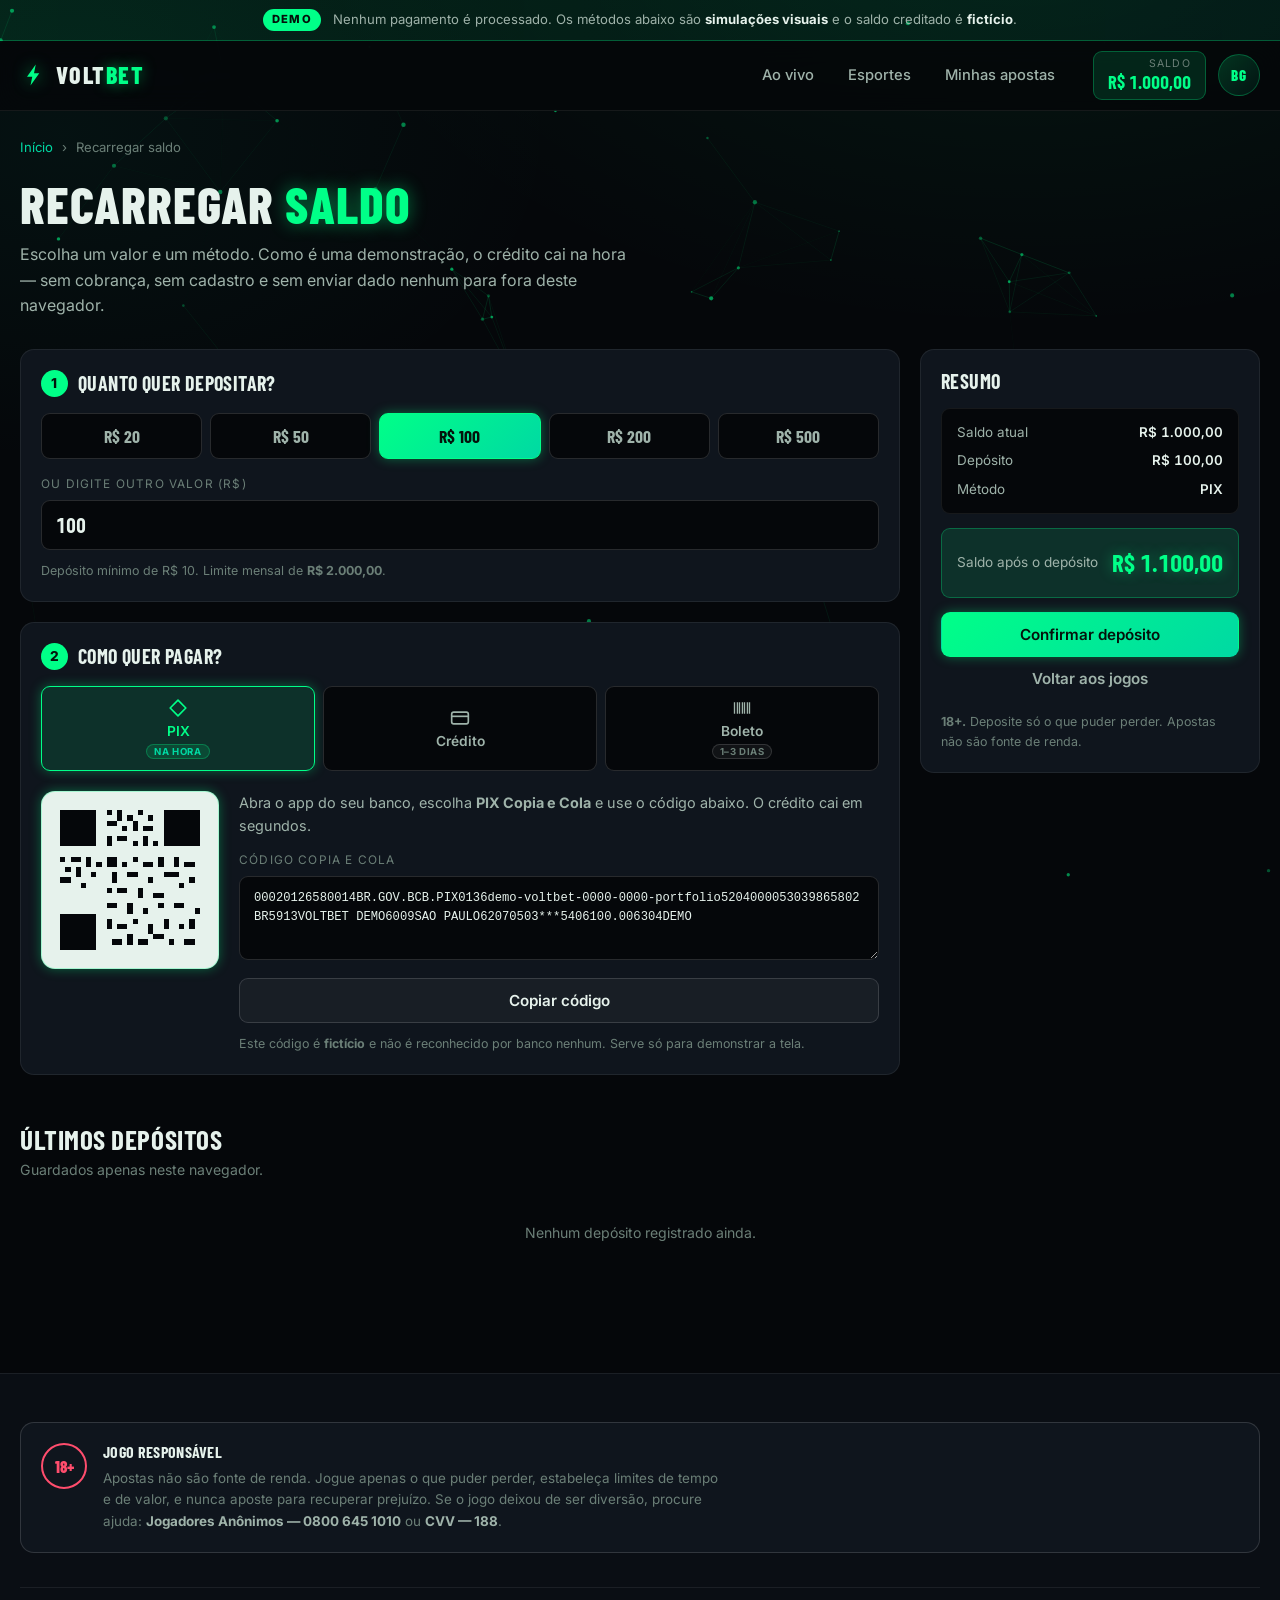
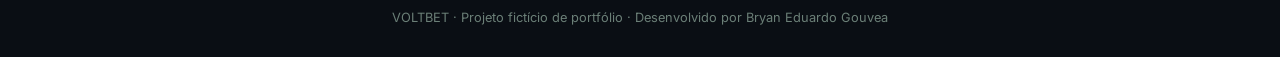
<file: recarregar.html>
<!DOCTYPE html>
<html lang="pt-BR">
<head>
  <meta charset="UTF-8">
  <meta name="viewport" content="width=device-width, initial-scale=1.0">
  <meta name="description" content="Recarga de saldo fictício do VOLTBET — demonstração de portfólio com PIX, cartão e boleto simulados. Nenhum pagamento real é processado.">
  <meta name="theme-color" content="#05070a">
  <title>Recarregar saldo — VOLTBET (demonstração)</title>

  <link rel="preconnect" href="https://fonts.googleapis.com">
  <link rel="preconnect" href="https://fonts.gstatic.com" crossorigin>
  <link href="https://fonts.googleapis.com/css2?family=Barlow+Condensed:wght@600;700;800&family=Inter:wght@400;500;600;700&display=swap" rel="stylesheet">

  <link rel="icon" href="data:image/svg+xml,%3Csvg xmlns='http://www.w3.org/2000/svg' viewBox='0 0 32 32'%3E%3Crect width='32' height='32' rx='7' fill='%2305070a'/%3E%3Cpath d='M18 4 L8 18 h6 l-2 10 10-14 h-6 z' fill='%2300ff88'/%3E%3C/svg%3E">

  <link rel="stylesheet" href="css/style.css">
  <link rel="stylesheet" href="css/paginas.css">
</head>
<body>

  <a class="pular-para-conteudo" href="#conteudo">Pular para o conteúdo</a>

  <canvas id="fundo-animado" class="fundo-animado" aria-hidden="true"></canvas>

  <!-- ================== FAIXA DE AVISO ================== -->
  <div class="faixa-demo" role="note">
    <span class="faixa-demo__selo">DEMO</span>
    <p>
      Nenhum pagamento é processado. Os métodos abaixo são
      <strong>simulações visuais</strong> e o saldo creditado é
      <strong>fictício</strong>.
    </p>
  </div>

  <!-- ================== CABEÇALHO ================== -->
  <header class="cabecalho">
    <div class="cabecalho__interno">

      <a class="logo" href="index.html" aria-label="VOLTBET, página inicial">
        <svg class="logo__raio" viewBox="0 0 32 32" width="28" height="28" aria-hidden="true" focusable="false">
          <path d="M18 4 L8 18 h6 l-2 10 10-14 h-6 z" fill="currentColor"/>
        </svg>
        <span class="logo__texto">VOLT<span class="logo__destaque">BET</span></span>
      </a>

      <nav class="nav-principal" aria-label="Navegação principal">
        <ul>
          <li><a href="index.html#ao-vivo">Ao vivo</a></li>
          <li><a href="index.html#futebol">Esportes</a></li>
          <li><a href="index.html#historico">Minhas apostas</a></li>
        </ul>
      </nav>

      <div class="cabecalho__conta">
        <div class="saldo">
          <span class="saldo__rotulo">Saldo</span>
          <strong class="saldo__valor" id="saldo-valor" aria-live="polite">R$&nbsp;1.000,00</strong>
        </div>

        <button class="avatar" type="button" id="btn-perfil"
                aria-expanded="false" aria-controls="painel-perfil"
                aria-label="Abrir painel de perfil">
          <span class="avatar__iniciais" aria-hidden="true">BG</span>
        </button>
      </div>

    </div>
  </header>

  <!-- ================== CONTEÚDO ================== -->
  <main class="pagina" id="conteudo">

    <nav class="migalhas" aria-label="Você está aqui">
      <a href="index.html">Início</a>
      <span aria-hidden="true">›</span>
      <span aria-current="page">Recarregar saldo</span>
    </nav>

    <h1 class="pagina__titulo">RECARREGAR <span class="brilho-verde">SALDO</span></h1>
    <p class="pagina__descricao">
      Escolha um valor e um método. Como é uma demonstração, o crédito cai na
      hora — sem cobrança, sem cadastro e sem enviar dado nenhum para fora
      deste navegador.
    </p>

    <div class="recarga">

      <!-- ---------- COLUNA 1: valor + métodos ---------- -->
      <div class="recarga__principal">

        <!-- Passo 1: valor -->
        <section class="cartao" aria-labelledby="titulo-valor">
          <h2 class="cartao__titulo" id="titulo-valor">
            <span class="passo">1</span> Quanto quer depositar?
          </h2>

          <div class="valores-rapidos" role="group" aria-label="Valores sugeridos">
            <button class="valor-chip" type="button" data-valor="20">R$ 20</button>
            <button class="valor-chip" type="button" data-valor="50">R$ 50</button>
            <button class="valor-chip ativo" type="button" data-valor="100">R$ 100</button>
            <button class="valor-chip" type="button" data-valor="200">R$ 200</button>
            <button class="valor-chip" type="button" data-valor="500">R$ 500</button>
          </div>

          <label class="campo" for="valor-deposito">
            <span class="campo__rotulo">Ou digite outro valor (R$)</span>
            <input class="campo__entrada" type="number" id="valor-deposito"
                   min="10" step="10" value="100"
                   inputmode="decimal" autocomplete="off">
          </label>

          <p class="cartao__nota" id="aviso-limite">
            Depósito mínimo de R$ 10. Limite mensal de
            <strong id="texto-limite">R$ 2.000,00</strong>.
          </p>
        </section>

        <!-- Passo 2: método -->
        <section class="cartao" aria-labelledby="titulo-metodo">
          <h2 class="cartao__titulo" id="titulo-metodo">
            <span class="passo">2</span> Como quer pagar?
          </h2>

          <!-- Abas -->
          <div class="abas" role="tablist" aria-label="Métodos de pagamento">
            <button class="aba ativa" type="button" role="tab" id="aba-pix"
                    aria-selected="true" aria-controls="painel-pix" data-metodo="pix">
              <span class="aba__icone" aria-hidden="true">
                <svg viewBox="0 0 24 24" width="20" height="20">
                  <path d="M12 2.6 21.4 12 12 21.4 2.6 12z" fill="none" stroke="currentColor" stroke-width="2" stroke-linejoin="round"/>
                </svg>
              </span>
              PIX
              <span class="aba__selo">Na hora</span>
            </button>

            <button class="aba" type="button" role="tab" id="aba-cartao"
                    aria-selected="false" aria-controls="painel-cartao" data-metodo="cartão">
              <span class="aba__icone" aria-hidden="true">
                <svg viewBox="0 0 24 24" width="20" height="20">
                  <rect x="2" y="5" width="20" height="14" rx="2.5" fill="none" stroke="currentColor" stroke-width="2"/>
                  <path d="M2 10h20" stroke="currentColor" stroke-width="2"/>
                </svg>
              </span>
              Crédito
            </button>

            <button class="aba" type="button" role="tab" id="aba-boleto"
                    aria-selected="false" aria-controls="painel-boleto" data-metodo="boleto">
              <span class="aba__icone" aria-hidden="true">
                <svg viewBox="0 0 24 24" width="20" height="20">
                  <path d="M3 5v14M6.5 5v14M9 5v14M12.5 5v14M15 5v14M18.5 5v14M21 5v14"
                        stroke="currentColor" stroke-width="1.6"/>
                </svg>
              </span>
              Boleto
              <span class="aba__selo aba__selo--lento">1–3 dias</span>
            </button>
          </div>

          <!-- ===== PIX ===== -->
          <div class="painel-aba" id="painel-pix" role="tabpanel" aria-labelledby="aba-pix">

            <div class="pix">
              <!-- "QR Code" desenhado em SVG: é decorativo e não leva a lugar nenhum -->
              <div class="pix__qr" aria-hidden="true">
                <svg viewBox="0 0 29 29" width="150" height="150" shape-rendering="crispEdges">
                  <rect width="29" height="29" fill="#e6f2ec"/>
                  <g fill="#05070a">
                    <path d="M1 1h7v7h-7z M2 2h5v5h-5z M3 3h3v3h-3z"/>
                    <path d="M21 1h7v7h-7z M22 2h5v5h-5z M23 3h3v3h-3z"/>
                    <path d="M1 21h7v7h-7z M2 22h5v5h-5z M3 23h3v3h-3z"/>
                    <path d="M10 1h1v1h-1z M12 1h1v2h-1z M14 2h1v1h-1z M16 1h1v1h-1z M18 2h1v1h-1z"/>
                    <path d="M10 3h2v1h-2z M13 4h1v1h-1z M15 3h1v2h-1z M17 4h2v1h-2z"/>
                    <path d="M10 6h1v2h-1z M12 6h2v1h-2z M15 7h1v1h-1z M17 6h1v2h-1z M19 7h1v1h-1z"/>
                    <path d="M1 10h1v1h-1z M3 10h2v1h-2z M6 10h1v2h-1z M8 11h1v1h-1z"/>
                    <path d="M2 12h1v1h-1z M4 12h1v2h-1z M7 13h1v1h-1z M1 14h2v1h-2z M5 15h1v1h-1z"/>
                    <path d="M10 10h2v2h-2z M13 11h1v1h-1z M15 10h1v1h-1z M17 11h2v1h-2z M20 10h1v2h-1z"/>
                    <path d="M11 13h1v2h-1z M14 13h2v1h-2z M18 14h1v1h-1z M21 13h1v1h-1z"/>
                    <path d="M10 16h1v1h-1z M12 16h2v1h-2z M16 16h1v2h-1z M19 17h2v1h-2z"/>
                    <path d="M23 10h1v2h-1z M25 11h2v1h-2z M22 13h2v1h-2z M26 14h1v1h-1z M24 15h1v1h-1z"/>
                    <path d="M10 19h2v1h-2z M14 19h1v2h-1z M17 20h1v1h-1z M20 19h1v1h-1z M23 19h2v1h-2z M27 20h1v1h-1z"/>
                    <path d="M10 22h1v2h-1z M12 23h2v1h-2z M15 22h1v1h-1z M18 23h1v2h-1z M21 22h1v2h-1z M24 23h1v1h-1z M26 22h1v2h-1z"/>
                    <path d="M11 26h2v1h-2z M14 25h1v2h-1z M16 26h2v1h-2z M19 25h2v1h-2z M22 26h1v1h-1z M25 26h2v1h-2z"/>
                  </g>
                </svg>
              </div>

              <div class="pix__lado">
                <p class="pix__instrucao">
                  Abra o app do seu banco, escolha <strong>PIX Copia e Cola</strong>
                  e use o código abaixo. O crédito cai em segundos.
                </p>

                <label class="campo" for="codigo-pix">
                  <span class="campo__rotulo">Código copia e cola</span>
                  <textarea class="campo__entrada campo__entrada--codigo" id="codigo-pix"
                            rows="3" readonly></textarea>
                </label>

                <button class="btn btn--fantasma btn--largo" type="button" id="btn-copiar-pix">
                  Copiar código
                </button>

                <p class="cartao__nota">
                  Este código é <strong>fictício</strong> e não é reconhecido por
                  banco nenhum. Serve só para demonstrar a tela.
                </p>
              </div>
            </div>
          </div>

          <!-- ===== CARTÃO ===== -->
          <div class="painel-aba" id="painel-cartao" role="tabpanel" aria-labelledby="aba-cartao" hidden>

            <!--
              AVISO IMPORTANTE: este formulário é uma simulação de interface.
              Ele NÃO envia nada para lugar nenhum e NÃO guarda o número
              digitado — nem no localStorage, nem em variável que sobreviva
              ao envio. A validação é só de formato (algoritmo de Luhn).
            -->
            <div class="alerta alerta--atencao" role="note">
              <strong>Não digite um cartão de verdade.</strong>
              Esta tela é uma simulação de portfólio: nada é enviado nem
              guardado. Use o cartão de teste para ver a validação funcionando.
            </div>

            <button class="btn btn--contorno btn--largo" type="button" id="btn-cartao-teste">
              Preencher com cartão de teste
            </button>

            <div class="form-cartao">
              <label class="campo" for="cartao-numero">
                <span class="campo__rotulo">Número do cartão</span>
                <input class="campo__entrada campo__entrada--normal" type="text" id="cartao-numero"
                       inputmode="numeric" autocomplete="off" maxlength="19"
                       placeholder="0000 0000 0000 0000">
              </label>

              <label class="campo" for="cartao-nome">
                <span class="campo__rotulo">Nome impresso no cartão</span>
                <input class="campo__entrada campo__entrada--normal" type="text" id="cartao-nome"
                       autocomplete="off" placeholder="NOME COMO ESTÁ NO CARTÃO">
              </label>

              <div class="form-cartao__linha">
                <label class="campo" for="cartao-validade">
                  <span class="campo__rotulo">Validade</span>
                  <input class="campo__entrada campo__entrada--normal" type="text" id="cartao-validade"
                         inputmode="numeric" autocomplete="off" maxlength="5" placeholder="MM/AA">
                </label>

                <label class="campo" for="cartao-cvv">
                  <span class="campo__rotulo">CVV</span>
                  <input class="campo__entrada campo__entrada--normal" type="text" id="cartao-cvv"
                         inputmode="numeric" autocomplete="off" maxlength="4" placeholder="000">
                </label>
              </div>

              <label class="campo" for="cartao-parcelas">
                <span class="campo__rotulo">Parcelas</span>
                <select class="campo__entrada campo__entrada--normal" id="cartao-parcelas">
                  <option value="1">1x sem juros</option>
                  <option value="2">2x sem juros</option>
                  <option value="3">3x sem juros</option>
                </select>
              </label>

              <p class="cartao__nota" id="cartao-parcela-texto"></p>
            </div>
          </div>

          <!-- ===== BOLETO ===== -->
          <div class="painel-aba" id="painel-boleto" role="tabpanel" aria-labelledby="aba-boleto" hidden>

            <div class="alerta" role="note">
              No mundo real o boleto leva de <strong>1 a 3 dias úteis</strong>
              para compensar. Aqui, o botão simula a compensação na hora.
            </div>

            <dl class="lista-dados lista-dados--bloco">
              <div><dt>Vencimento</dt><dd id="boleto-vencimento">—</dd></div>
              <div><dt>Beneficiário</dt><dd>VOLTBET Demonstrações Ltda.</dd></div>
              <div><dt>Valor</dt><dd id="boleto-valor">R$&nbsp;100,00</dd></div>
            </dl>

            <label class="campo" for="linha-digitavel">
              <span class="campo__rotulo">Linha digitável</span>
              <textarea class="campo__entrada campo__entrada--codigo" id="linha-digitavel"
                        rows="2" readonly></textarea>
            </label>

            <button class="btn btn--fantasma btn--largo" type="button" id="btn-copiar-boleto">
              Copiar linha digitável
            </button>

            <p class="cartao__nota">
              Número fictício, gerado só para preencher a tela. Não corresponde
              a nenhum boleto real.
            </p>
          </div>

        </section>
      </div>

      <!-- ---------- COLUNA 2: resumo ---------- -->
      <aside class="recarga__resumo">
        <div class="cartao cartao--fixo">
          <h2 class="cartao__titulo">Resumo</h2>

          <dl class="lista-dados lista-dados--bloco">
            <div><dt>Saldo atual</dt><dd id="resumo-saldo-atual">R$&nbsp;1.000,00</dd></div>
            <div><dt>Depósito</dt><dd id="resumo-deposito">R$&nbsp;100,00</dd></div>
            <div><dt>Método</dt><dd id="resumo-metodo">PIX</dd></div>
          </dl>

          <div class="resumo-total">
            <span>Saldo após o depósito</span>
            <strong id="resumo-saldo-final">R$&nbsp;600,00</strong>
          </div>

          <p class="cartao__erro" id="recarga-erro" role="alert" hidden></p>

          <button class="btn btn--principal btn--largo" type="button" id="btn-confirmar">
            Confirmar depósito
          </button>

          <a class="btn btn--texto btn--largo" href="index.html">Voltar aos jogos</a>

          <p class="cartao__nota">
            <strong>18+.</strong> Deposite só o que puder perder. Apostas não
            são fonte de renda.
          </p>
        </div>
      </aside>

    </div>

    <!-- Últimos depósitos -->
    <section class="secao" aria-labelledby="titulo-depositos">
      <div class="secao__cabecalho">
        <h2 class="secao__titulo" id="titulo-depositos">Últimos depósitos</h2>
        <p class="secao__subtitulo">Guardados apenas neste navegador.</p>
      </div>
      <div class="historico" id="lista-depositos">
        <p class="vazio" id="depositos-vazio">Nenhum depósito registrado ainda.</p>
      </div>
    </section>

  </main>

  <!-- ================== RODAPÉ ================== -->
  <footer class="rodape">
    <div class="rodape__interno">
      <div class="rodape__responsavel" id="rodape-responsavel">
        <span class="selo-18" aria-label="Proibido para menores de 18 anos">18+</span>
        <div>
          <h3>Jogo responsável</h3>
          <p>
            Apostas não são fonte de renda. Jogue apenas o que puder perder,
            estabeleça limites de tempo e de valor, e nunca aposte para
            recuperar prejuízo. Se o jogo deixou de ser diversão, procure ajuda:
            <strong>Jogadores Anônimos — 0800 645 1010</strong> ou
            <strong>CVV — 188</strong>.
          </p>
        </div>
      </div>
      <p class="rodape__creditos">
        VOLTBET · Projeto fictício de portfólio · Desenvolvido por Bryan Eduardo Gouvea
      </p>
    </div>
  </footer>

  <!-- ================== PAINEL DE PERFIL ================== -->
  <div class="fundo-escuro" id="fundo-perfil"></div>

  <aside class="painel-perfil" id="painel-perfil" aria-labelledby="titulo-perfil">
    <header class="painel-perfil__topo">
      <div class="painel-perfil__identidade">
        <span class="avatar avatar--grande" aria-hidden="true">
          <span class="avatar__iniciais">BG</span>
        </span>
        <div>
          <h2 class="painel-perfil__nome" id="titulo-perfil">Bryan Gouvea</h2>
          <span class="painel-perfil__conta">Conta demo · VB-2026-0413</span>
        </div>
      </div>
      <button class="painel-perfil__fechar" type="button" id="btn-fechar-perfil"
              aria-label="Fechar painel de perfil">&times;</button>
    </header>

    <div class="painel-perfil__corpo">

      <section class="painel-bloco painel-bloco--saldo">
        <span class="painel-bloco__rotulo">Saldo disponível</span>
        <strong class="painel-bloco__saldo" id="perfil-saldo">R$&nbsp;1.000,00</strong>
        <a class="btn btn--principal btn--largo" href="index.html">Ir apostar</a>
      </section>

      <section class="painel-bloco">
        <h3 class="painel-bloco__titulo">Minha atividade</h3>
        <dl class="estatisticas">
          <div class="estatistica"><dt>Apostas feitas</dt><dd id="perfil-apostas">0</dd></div>
          <div class="estatistica"><dt>Total apostado</dt><dd id="perfil-total-apostado">R$&nbsp;0,00</dd></div>
          <div class="estatistica"><dt>Retorno potencial</dt><dd class="estatistica--verde" id="perfil-retorno">R$&nbsp;0,00</dd></div>
          <div class="estatistica"><dt>Maior odd</dt><dd id="perfil-maior-odd">—</dd></div>
          <div class="estatistica"><dt>Múltiplas</dt><dd id="perfil-multiplas">0</dd></div>
        </dl>
      </section>

      <section class="painel-bloco">
        <h3 class="painel-bloco__titulo">
          Limite mensal de depósito
          <span class="etiqueta-mini">Jogo responsável</span>
        </h3>
        <div class="barra" role="progressbar" aria-label="Depositado no mês"
             aria-valuemin="0" aria-valuenow="0" aria-valuemax="2000">
          <span class="barra__preenchimento" id="perfil-barra"></span>
        </div>
        <ul class="lista-dados">
          <li><span>Depositado no mês</span><strong id="perfil-depositado">R$&nbsp;0,00</strong></li>
          <li><span>Teto mensal</span><strong id="perfil-limite">R$&nbsp;2.000,00</strong></li>
          <li><span>Ainda disponível</span><strong id="perfil-restante">R$&nbsp;2.000,00</strong></li>
        </ul>
        <p class="painel-bloco__nota">
          O limite existe para você decidir com a cabeça fria o quanto pode
          gastar — antes de estar no calor do jogo.
        </p>
      </section>

      <section class="painel-bloco">
        <button class="btn btn--contorno btn--largo" type="button" id="btn-zerar">
          Zerar demonstração
        </button>
        <p class="painel-bloco__nota">
          Apaga saldo, apostas e depósitos guardados neste navegador e volta
          tudo ao estado inicial.
        </p>
      </section>

    </div>
  </aside>

  <div class="toast" id="toast" role="status" aria-live="polite"></div>

  <script src="js/comum.js" defer></script>
  <script src="js/fundo.js" defer></script>
  <script src="js/perfil.js" defer></script>
  <script src="js/recarregar.js" defer></script>
</body>
</html>
</file>
<file: css/style.css>
/* ==========================================================================
   VOLTBET — folha de estilo principal
   Tema: dark profundo + neon verde
   Organização: 1) variáveis  2) base  3) componentes  4) responsivo
   ========================================================================== */

/* --------------------------------------------------------------------------
   1. VARIÁVEIS
   Todas as cores e medidas ficam aqui. Para mudar o tema inteiro do site,
   basta alterar os valores abaixo.
   -------------------------------------------------------------------------- */
:root {
  /* Fundos, do mais escuro ao mais claro */
  --fundo-base:      #05070a;
  --fundo-elevado:   #0a0e14;
  --fundo-cartao:    #0f151d;
  --fundo-cartao-2:  #141c26;

  /* Verde neon — a cor da marca */
  --neon:            #00ff88;
  --neon-forte:      #39ff14;
  --neon-suave:      #00d9a3;
  --neon-fraco:      rgba(0, 255, 136, 0.12);
  --neon-borda:      rgba(0, 255, 136, 0.28);

  /* Vermelho, usado só quando uma odd cai */
  --vermelho:        #ff4d6d;
  --vermelho-fraco:  rgba(255, 77, 109, 0.14);

  /* Texto */
  --texto:           #e6f2ec;
  --texto-suave:     #9fb3aa;
  --texto-apagado:   #6b7f77;

  /* Bordas e sombras */
  --borda:           rgba(255, 255, 255, 0.07);
  --borda-forte:     rgba(255, 255, 255, 0.14);
  --brilho-neon:     0 0 12px rgba(0, 255, 136, 0.35);
  --brilho-forte:    0 0 24px rgba(0, 255, 136, 0.5);

  /* Medidas */
  --raio:            14px;
  --raio-pequeno:    9px;
  --largura-maxima:  1320px;
  --altura-cabecalho: 68px;
  --transicao:       180ms ease;

  /* Tipografia */
  --fonte-titulo: "Barlow Condensed", "Arial Narrow", sans-serif;
  --fonte-texto:  "Inter", system-ui, -apple-system, "Segoe UI", sans-serif;
}

/* --------------------------------------------------------------------------
   2. BASE
   -------------------------------------------------------------------------- */
*,
*::before,
*::after { box-sizing: border-box; }

html {
  scroll-behavior: smooth;
  /* Compensa o cabeçalho fixo quando se rola até uma âncora */
  scroll-padding-top: calc(var(--altura-cabecalho) + 24px);
}

body {
  margin: 0;
  min-height: 100vh;
  font-family: var(--fonte-texto);
  font-size: 16px;
  line-height: 1.6;
  color: var(--texto);
  /* Gradiente de segurança: se o canvas do fundo animado não carregar,
     a página continua escura e legível. */
  background:
    radial-gradient(1200px 700px at 80% -10%, rgba(0, 255, 136, 0.07), transparent 60%),
    radial-gradient(900px 600px at 5% 15%, rgba(0, 217, 163, 0.05), transparent 55%),
    var(--fundo-base);
  background-attachment: fixed;
  -webkit-font-smoothing: antialiased;
}

h1, h2, h3 {
  font-family: var(--fonte-titulo);
  letter-spacing: 0.02em;
  line-height: 1.1;
  margin: 0;
}

p { margin: 0; }

ul {
  list-style: none;
  margin: 0;
  padding: 0;
}

a {
  color: inherit;
  text-decoration: none;
}

button {
  font-family: inherit;
  font-size: inherit;
  color: inherit;
  cursor: pointer;
}

/* Foco sempre visível para quem navega por teclado */
:focus-visible {
  outline: 2px solid var(--neon);
  outline-offset: 3px;
  border-radius: 4px;
}

/* Atalho "pular para o conteúdo": só aparece ao receber foco */
.pular-para-conteudo {
  position: absolute;
  left: -9999px;
  top: 0;
  z-index: 999;
  padding: 12px 20px;
  background: var(--neon);
  color: #04120b;
  font-weight: 700;
  border-radius: 0 0 var(--raio-pequeno) 0;
}
.pular-para-conteudo:focus {
  left: 0;
}

/* Fundo animado em canvas, atrás de tudo */
.fundo-animado {
  position: fixed;
  inset: 0;
  width: 100%;
  height: 100%;
  z-index: -1;
  pointer-events: none;
}

/* Detalhe recorrente: texto com brilho neon */
.brilho-verde {
  color: var(--neon);
  text-shadow: 0 0 18px rgba(0, 255, 136, 0.45);
}

/* Bolinha pulsante que indica transmissão ao vivo */
.ponto-live {
  display: inline-block;
  width: 8px;
  height: 8px;
  border-radius: 50%;
  background: var(--vermelho);
  box-shadow: 0 0 0 0 rgba(255, 77, 109, 0.7);
  animation: pulsar 1.8s infinite;
  vertical-align: middle;
}

@keyframes pulsar {
  0%   { box-shadow: 0 0 0 0 rgba(255, 77, 109, 0.6); }
  70%  { box-shadow: 0 0 0 8px rgba(255, 77, 109, 0); }
  100% { box-shadow: 0 0 0 0 rgba(255, 77, 109, 0); }
}

/* --------------------------------------------------------------------------
   3. COMPONENTES
   -------------------------------------------------------------------------- */

/* ---------- Botões ---------- */
/* O atributo hidden tem a mesma especificidade de uma classe: sem isto aqui,
   o display: inline-flex abaixo venceria e um botão "escondido" continuaria
   aparecendo. */
.btn[hidden] {
  display: none;
}
.btn {
  display: inline-flex;
  align-items: center;
  justify-content: center;
  gap: 8px;
  padding: 12px 22px;
  border: 1px solid transparent;
  border-radius: var(--raio-pequeno);
  font-weight: 600;
  font-size: 0.95rem;
  text-align: center;
  transition: transform var(--transicao), box-shadow var(--transicao),
              background var(--transicao), border-color var(--transicao);
}

.btn--principal {
  background: linear-gradient(135deg, var(--neon), var(--neon-suave));
  color: #04120b;
  box-shadow: var(--brilho-neon);
}
.btn--principal:hover {
  transform: translateY(-2px);
  box-shadow: var(--brilho-forte);
}

.btn--contorno {
  background: transparent;
  border-color: var(--neon-borda);
  color: var(--neon);
}
.btn--contorno:hover {
  background: var(--neon-fraco);
  border-color: var(--neon);
}

.btn--fantasma {
  background: rgba(255, 255, 255, 0.04);
  border-color: var(--borda-forte);
  color: var(--texto);
}
.btn--fantasma:hover {
  background: rgba(255, 255, 255, 0.08);
}

.btn--texto {
  background: transparent;
  color: var(--texto-suave);
  padding: 9px 14px;
}
.btn--texto:hover { color: var(--texto); }

.btn--pequeno {
  padding: 8px 14px;
  font-size: 0.85rem;
}

.btn--largo {
  width: 100%;
}

/* ---------- Faixa de aviso "DEMO" ---------- */
.faixa-demo {
  display: flex;
  align-items: center;
  justify-content: center;
  gap: 12px;
  flex-wrap: wrap;
  padding: 9px 18px;
  background: linear-gradient(90deg, rgba(0, 255, 136, 0.1), rgba(0, 217, 163, 0.06));
  border-bottom: 1px solid var(--neon-borda);
  font-size: 0.82rem;
  color: var(--texto-suave);
  text-align: center;
}
.faixa-demo strong { color: var(--texto); }

.faixa-demo__selo {
  flex-shrink: 0;
  padding: 2px 9px;
  border-radius: 999px;
  background: var(--neon);
  color: #04120b;
  font-weight: 800;
  font-size: 0.7rem;
  letter-spacing: 0.1em;
}

/* ---------- Cabeçalho ---------- */
.cabecalho {
  position: sticky;
  top: 0;
  z-index: 100;
  background: rgba(5, 7, 10, 0.88);
  backdrop-filter: blur(14px);
  border-bottom: 1px solid var(--borda);
}

.cabecalho__interno {
  max-width: var(--largura-maxima);
  margin: 0 auto;
  min-height: var(--altura-cabecalho);
  padding: 10px 20px;
  display: flex;
  align-items: center;
  gap: 24px;
}

.logo {
  display: inline-flex;
  align-items: center;
  gap: 8px;
  color: var(--neon);
  flex-shrink: 0;
}
.logo__raio {
  filter: drop-shadow(0 0 8px rgba(0, 255, 136, 0.6));
}
.logo__texto {
  font-family: var(--fonte-titulo);
  font-size: 1.5rem;
  font-weight: 800;
  letter-spacing: 0.06em;
  color: var(--texto);
}
.logo__destaque {
  color: var(--neon);
  text-shadow: 0 0 14px rgba(0, 255, 136, 0.5);
}

.nav-principal {
  margin-left: auto;
}
.nav-principal ul {
  display: flex;
  gap: 6px;
}
.nav-principal a {
  display: block;
  padding: 8px 14px;
  border-radius: var(--raio-pequeno);
  font-size: 0.92rem;
  font-weight: 500;
  color: var(--texto-suave);
  transition: color var(--transicao), background var(--transicao);
}
.nav-principal a:hover {
  color: var(--neon);
  background: var(--neon-fraco);
}

.cabecalho__conta {
  display: flex;
  align-items: center;
  gap: 12px;
}

.saldo {
  display: flex;
  flex-direction: column;
  align-items: flex-end;
  line-height: 1.2;
  padding: 6px 14px;
  border: 1px solid var(--neon-borda);
  border-radius: var(--raio-pequeno);
  background: var(--neon-fraco);
}
.saldo__rotulo {
  font-size: 0.66rem;
  text-transform: uppercase;
  letter-spacing: 0.12em;
  color: var(--texto-apagado);
}
.saldo__valor {
  font-family: var(--fonte-titulo);
  font-size: 1.15rem;
  font-weight: 700;
  color: var(--neon);
  font-variant-numeric: tabular-nums;
}
/* Piscada rápida quando o saldo muda */
.saldo__valor.piscou {
  animation: piscar-saldo 600ms ease;
}
@keyframes piscar-saldo {
  0%   { transform: scale(1); }
  35%  { transform: scale(1.14); text-shadow: 0 0 20px rgba(0, 255, 136, 0.8); }
  100% { transform: scale(1); }
}

/* ---------- Layout de duas colunas ---------- */
.layout {
  max-width: var(--largura-maxima);
  margin: 0 auto;
  padding: 28px 20px 60px;
  display: grid;
  grid-template-columns: 1fr;
  gap: 28px;
}

.conteudo {
  min-width: 0; /* impede que o grid estoure na horizontal */
}

/* ---------- Hero ---------- */
.hero {
  display: grid;
  grid-template-columns: 1fr;
  gap: 28px;
  align-items: center;
  padding: 20px 0 40px;
}

.etiqueta {
  display: inline-block;
  padding: 5px 13px;
  border-radius: 999px;
  border: 1px solid var(--neon-borda);
  background: var(--neon-fraco);
  color: var(--neon);
  font-size: 0.72rem;
  font-weight: 700;
  letter-spacing: 0.14em;
  text-transform: uppercase;
  margin-bottom: 16px;
}

.hero__titulo {
  font-size: clamp(2.6rem, 7vw, 4.6rem);
  font-weight: 800;
  text-transform: uppercase;
  margin-bottom: 16px;
}

.hero__descricao {
  color: var(--texto-suave);
  max-width: 52ch;
  margin-bottom: 26px;
}

.hero__acoes {
  display: flex;
  flex-wrap: wrap;
  gap: 12px;
}

/* ---------- Cartão do jogo em destaque ---------- */
.cartao-destaque {
  position: relative;
  padding: 22px;
  border-radius: var(--raio);
  border: 1px solid var(--neon-borda);
  background:
    linear-gradient(160deg, rgba(0, 255, 136, 0.07), transparent 55%),
    var(--fundo-cartao);
  box-shadow: 0 20px 50px rgba(0, 0, 0, 0.5), inset 0 1px 0 rgba(255, 255, 255, 0.04);
  overflow: hidden;
}
/* Linha de brilho correndo no topo do cartão */
.cartao-destaque::before {
  content: "";
  position: absolute;
  top: 0;
  left: 0;
  right: 0;
  height: 2px;
  background: linear-gradient(90deg, transparent, var(--neon), transparent);
  animation: correr-brilho 3.5s linear infinite;
}
@keyframes correr-brilho {
  0%   { transform: translateX(-100%); }
  100% { transform: translateX(100%); }
}

.cartao-destaque__topo {
  display: flex;
  justify-content: space-between;
  align-items: center;
  gap: 12px;
  flex-wrap: wrap;
  font-size: 0.78rem;
  color: var(--texto-apagado);
  margin-bottom: 20px;
}
.cartao-destaque__liga {
  color: var(--neon-suave);
  font-weight: 600;
}

.cartao-destaque__confronto {
  display: grid;
  grid-template-columns: 1fr auto 1fr;
  align-items: center;
  gap: 14px;
  margin-bottom: 22px;
}

.time {
  display: flex;
  flex-direction: column;
  align-items: center;
  gap: 10px;
  text-align: center;
}
.time__nome {
  font-family: var(--fonte-titulo);
  font-size: 1.15rem;
  font-weight: 700;
  text-transform: uppercase;
}

.time__escudo {
  width: 52px;
  height: 52px;
  border-radius: 50%;
  border: 2px solid var(--borda-forte);
  position: relative;
  overflow: hidden;
  display: block;
}
.time__escudo img {
  width: 100%;
  height: 100%;
  object-fit: cover;
  display: block;
}

.cartao-destaque__vs {
  font-family: var(--fonte-titulo);
  font-size: 1.1rem;
  font-weight: 700;
  color: var(--texto-apagado);
  letter-spacing: 0.1em;
}

/* ---------- Barra de esportes ---------- */
.barra-esportes {
  position: sticky;
  top: var(--altura-cabecalho);
  z-index: 60;
  margin-bottom: 28px;
  padding: 10px 0;
  background: rgba(5, 7, 10, 0.9);
  backdrop-filter: blur(10px);
  border-bottom: 1px solid var(--borda);
}
.barra-esportes ul {
  display: flex;
  gap: 8px;
  overflow-x: auto;
  padding-bottom: 2px;
  scrollbar-width: thin;
}

.chip {
  display: inline-flex;
  align-items: center;
  gap: 7px;
  white-space: nowrap;
  padding: 9px 17px;
  border-radius: 999px;
  border: 1px solid var(--borda-forte);
  background: var(--fundo-cartao);
  color: var(--texto-suave);
  font-size: 0.88rem;
  font-weight: 600;
  transition: all var(--transicao);
}
.chip:hover {
  color: var(--neon);
  border-color: var(--neon-borda);
  background: var(--neon-fraco);
}
/* Classe aplicada pelo JavaScript conforme a seção visível */
.chip.ativo {
  color: #04120b;
  background: var(--neon);
  border-color: var(--neon);
  box-shadow: var(--brilho-neon);
}
.chip.ativo .ponto-live { background: #04120b; }

/* ---------- Seções ---------- */
.secao {
  margin-bottom: 46px;
}
.secao__cabecalho {
  margin-bottom: 18px;
}
.secao__titulo {
  display: flex;
  align-items: center;
  gap: 10px;
  font-size: 1.7rem;
  font-weight: 700;
  text-transform: uppercase;
}
.secao__subtitulo {
  margin-top: 4px;
  font-size: 0.88rem;
  color: var(--texto-apagado);
}

/* ---------- Lista de eventos ---------- */
.lista-eventos {
  display: flex;
  flex-direction: column;
  gap: 12px;
}

.evento {
  display: grid;
  grid-template-columns: 1fr;
  gap: 16px;
  padding: 16px 18px;
  border-radius: var(--raio);
  border: 1px solid var(--borda);
  background: var(--fundo-cartao);
  transition: border-color var(--transicao), transform var(--transicao),
              box-shadow var(--transicao);
}
.evento:hover {
  border-color: var(--neon-borda);
  transform: translateY(-2px);
  box-shadow: 0 10px 30px rgba(0, 0, 0, 0.4);
}

/* Jogo ao vivo ganha uma barra verde na lateral esquerda */
.evento--live {
  border-left: 3px solid var(--neon);
  background:
    linear-gradient(90deg, rgba(0, 255, 136, 0.05), transparent 40%),
    var(--fundo-cartao);
}

.evento__info { min-width: 0; }

.evento__liga {
  display: block;
  font-size: 0.72rem;
  text-transform: uppercase;
  letter-spacing: 0.1em;
  color: var(--neon-suave);
  margin-bottom: 6px;
}

.evento__times {
  font-size: 1.15rem;
  font-weight: 700;
  margin-bottom: 5px;
}
.evento__vs {
  color: var(--texto-apagado);
  font-weight: 600;
  margin: 0 4px;
}
.evento__placar {
  display: inline-block;
  margin: 0 8px;
  padding: 1px 10px;
  border-radius: 6px;
  background: var(--neon);
  color: #04120b;
  font-variant-numeric: tabular-nums;
}

.evento__estado {
  display: inline-flex;
  align-items: center;
  gap: 6px;
  font-size: 0.82rem;
  color: var(--texto-apagado);
}

/* Relógio da partida: fonte tabular para os números não "dançarem" a cada
   segundo que muda */
.evento__relogio {
  font-variant-numeric: tabular-nums;
  letter-spacing: 0.02em;
}

/* Jogo que acabou: perde o destaque verde e as odds congelam */
.evento--encerrado {
  opacity: 0.55;
  border-left-color: var(--texto-apagado);
  background: var(--fundo-cartao);
}
.evento--encerrado .ponto-live {
  background: var(--texto-apagado);
  animation: none;
  box-shadow: none;
}
.evento--encerrado .odd {
  pointer-events: none;
}

/* ---------- Odds ---------- */
.odds {
  display: grid;
  gap: 8px;
}
.odds--2 { grid-template-columns: repeat(2, minmax(0, 1fr)); }
.odds--3 { grid-template-columns: repeat(3, minmax(0, 1fr)); }

.odd {
  display: flex;
  flex-direction: column;
  align-items: center;
  justify-content: center;
  gap: 3px;
  min-height: 58px;
  padding: 9px 8px;
  border-radius: var(--raio-pequeno);
  border: 1px solid var(--borda-forte);
  background: var(--fundo-cartao-2);
  transition: all var(--transicao);
}
.odd:hover {
  border-color: var(--neon);
  background: var(--neon-fraco);
  box-shadow: var(--brilho-neon);
}

.odd__rotulo {
  font-size: 0.68rem;
  text-transform: uppercase;
  letter-spacing: 0.08em;
  color: var(--texto-apagado);
  white-space: nowrap;
  overflow: hidden;
  text-overflow: ellipsis;
  max-width: 100%;
}

.odd__valor {
  font-family: var(--fonte-titulo);
  font-size: 1.32rem;
  font-weight: 700;
  color: var(--neon);
  font-variant-numeric: tabular-nums;
  transition: color var(--transicao), transform var(--transicao);
}

/* Odd que está no cupom */
.odd.selecionada {
  border-color: var(--neon);
  background: linear-gradient(135deg, var(--neon), var(--neon-suave));
  box-shadow: var(--brilho-forte);
}
.odd.selecionada .odd__rotulo,
.odd.selecionada .odd__valor {
  color: #04120b;
}

/* Animação de quando a odd sobe ou desce (jogos ao vivo) */
.odd.subiu .odd__valor {
  color: var(--neon-forte);
  transform: translateY(-3px);
}
.odd.subiu {
  background: var(--neon-fraco);
  border-color: var(--neon);
}
.odd.caiu .odd__valor {
  color: var(--vermelho);
  transform: translateY(3px);
}
.odd.caiu {
  background: var(--vermelho-fraco);
  border-color: var(--vermelho);
}
/* Se estiver selecionada, o destaque de subida/queda não sobrepõe */
.odd.selecionada.subiu .odd__valor,
.odd.selecionada.caiu .odd__valor { color: #04120b; }

/* ---------- Cassino (crash, slots e mesas) ---------- */
.grade-cassino {
  display: grid;
  grid-template-columns: repeat(auto-fill, minmax(190px, 1fr));
  gap: 14px;
}

.jogo-cassino {
  display: flex;
  flex-direction: column;
  border-radius: var(--raio);
  overflow: hidden;
  border: 1px solid var(--borda);
  background: var(--fundo-cartao);
  transition: border-color var(--transicao), transform var(--transicao),
              box-shadow var(--transicao);
}
.jogo-cassino:hover {
  border-color: var(--neon-borda);
  transform: translateY(-3px);
  box-shadow: 0 14px 32px rgba(0, 0, 0, 0.45);
}

.jogo-cassino__capa {
  position: relative;
  height: 155px;
  overflow: hidden;
  background: var(--fundo-cartao-2);
}
.jogo-cassino__capa img {
  width: 100%;
  height: 100%;
  object-fit: cover;
  /* Prioriza o topo da imagem: é onde fica o selo do provedor do jogo */
  object-position: center top;
  display: block;
  transition: transform var(--transicao);
}
.jogo-cassino:hover .jogo-cassino__capa img {
  transform: scale(1.05);
}
.jogo-cassino__multiplicador {
  position: absolute;
  bottom: 9px;
  left: 10px;
  padding: 2px 9px;
  border-radius: 999px;
  font-family: var(--fonte-titulo);
  font-size: 0.85rem;
  font-weight: 700;
  color: #04120b;
  background: var(--neon);
  box-shadow: 0 2px 10px rgba(0, 0, 0, 0.5);
  font-variant-numeric: tabular-nums;
  transition: background var(--transicao), color var(--transicao);
}
/* Aviator "explodiu": o multiplicador pisca vermelho até reiniciar o voo */
.jogo-cassino__multiplicador--caiu {
  background: var(--vermelho);
  color: #fff;
}

.jogo-cassino__rodape {
  display: flex;
  align-items: center;
  justify-content: space-between;
  gap: 8px;
  padding: 12px 14px;
}
.jogo-cassino__nome {
  font-size: 0.95rem;
  font-weight: 700;
  line-height: 1.2;
}
.jogo-cassino__categoria {
  display: block;
  margin-top: 2px;
  font-size: 0.7rem;
  color: var(--texto-apagado);
}
.jogo-cassino__jogar {
  flex-shrink: 0;
  padding: 8px 14px;
  border-radius: var(--raio-pequeno);
  border: 1px solid var(--neon-borda);
  background: var(--neon-fraco);
  color: var(--neon);
  font-size: 0.78rem;
  font-weight: 700;
  transition: all var(--transicao);
}
.jogo-cassino__jogar:hover {
  background: var(--neon);
  color: #04120b;
  box-shadow: var(--brilho-neon);
}

/* ---------- Cupom de aposta ---------- */
.cupom {
  border-radius: var(--raio);
  border: 1px solid var(--neon-borda);
  background: var(--fundo-elevado);
  box-shadow: 0 20px 50px rgba(0, 0, 0, 0.55);
  overflow: hidden;
}

.cupom__topo {
  display: flex;
  align-items: center;
  gap: 12px;
  width: 100%;
  padding: 15px 18px;
  border: 0;
  background: linear-gradient(135deg, rgba(0, 255, 136, 0.14), rgba(0, 217, 163, 0.05));
  border-bottom: 1px solid var(--borda);
  text-align: left;
}

.cupom__titulo {
  display: inline-flex;
  align-items: center;
  gap: 9px;
  font-family: var(--fonte-titulo);
  font-size: 1.3rem;
  font-weight: 700;
  text-transform: uppercase;
}

.cupom__contador {
  display: inline-flex;
  align-items: center;
  justify-content: center;
  min-width: 25px;
  height: 25px;
  padding: 0 7px;
  border-radius: 999px;
  background: var(--neon);
  color: #04120b;
  font-family: var(--fonte-texto);
  font-size: 0.82rem;
  font-weight: 700;
}

.cupom__retorno-resumo {
  margin-left: auto;
  font-size: 0.8rem;
  color: var(--texto-apagado);
}
.cupom__retorno-resumo strong {
  color: var(--neon);
  font-variant-numeric: tabular-nums;
}

/* A seta só aparece no celular, onde o cupom abre e fecha */
.cupom__seta { display: none; }

.cupom__corpo {
  padding: 16px 18px 18px;
}

.cupom__vazio,
.vazio {
  padding: 22px 6px;
  text-align: center;
  color: var(--texto-apagado);
  font-size: 0.88rem;
  line-height: 1.7;
}

.cupom__lista {
  display: flex;
  flex-direction: column;
  gap: 9px;
  margin-bottom: 16px;
}

.selecao {
  position: relative;
  padding: 11px 38px 11px 13px;
  border-radius: var(--raio-pequeno);
  border: 1px solid var(--borda);
  background: var(--fundo-cartao);
  animation: entrar 220ms ease;
}
@keyframes entrar {
  from { opacity: 0; transform: translateY(-6px); }
  to   { opacity: 1; transform: translateY(0); }
}

.selecao__jogo {
  display: block;
  font-size: 0.72rem;
  color: var(--texto-apagado);
  margin-bottom: 3px;
}
.selecao__linha {
  display: flex;
  align-items: center;
  justify-content: space-between;
  gap: 10px;
}
.selecao__nome {
  font-weight: 600;
  font-size: 0.92rem;
}
.selecao__odd {
  font-family: var(--fonte-titulo);
  font-size: 1.05rem;
  font-weight: 700;
  color: var(--neon);
  font-variant-numeric: tabular-nums;
}

.selecao__remover {
  position: absolute;
  top: 8px;
  right: 8px;
  width: 24px;
  height: 24px;
  display: flex;
  align-items: center;
  justify-content: center;
  border: 0;
  border-radius: 6px;
  background: transparent;
  color: var(--texto-apagado);
  font-size: 1.1rem;
  line-height: 1;
  transition: all var(--transicao);
}
.selecao__remover:hover {
  background: var(--vermelho-fraco);
  color: var(--vermelho);
}

.cupom__tipo {
  padding: 7px 12px;
  margin-bottom: 14px;
  border-radius: var(--raio-pequeno);
  background: var(--neon-fraco);
  border: 1px solid var(--neon-borda);
  color: var(--neon);
  font-size: 0.78rem;
  font-weight: 600;
  text-align: center;
  letter-spacing: 0.04em;
}

/* Seletor Simples / Múltipla — só aparece com 2 ou mais seleções */
.modo {
  display: grid;
  grid-template-columns: 1fr 1fr;
  gap: 4px;
  padding: 4px;
  margin-bottom: 10px;
  border-radius: var(--raio-pequeno);
  border: 1px solid var(--borda-forte);
  background: var(--fundo-base);
}

.modo__botao {
  /* 44px é o mínimo confortável para o dedo em tela de toque */
  min-height: 44px;
  padding: 9px 8px;
  border: 0;
  border-radius: 7px;
  background: transparent;
  color: var(--texto-suave);
  font-size: 0.86rem;
  font-weight: 600;
  transition: all var(--transicao);
}
.modo__botao:hover {
  color: var(--neon);
  background: var(--neon-fraco);
}
.modo__botao.ativo {
  background: linear-gradient(135deg, var(--neon), var(--neon-suave));
  color: #04120b;
  box-shadow: var(--brilho-neon);
}

/* Frase curta explicando o risco de cada modo */
.modo__explicacao {
  margin-bottom: 12px;
  padding: 8px 11px;
  border-radius: var(--raio-pequeno);
  background: rgba(255, 255, 255, 0.03);
  border-left: 2px solid var(--neon-suave);
  font-size: 0.76rem;
  line-height: 1.5;
  color: var(--texto-apagado);
}

/* Retorno individual de cada seleção (aparece só no modo simples) */
.selecao__retorno {
  display: block;
  margin-top: 5px;
  padding-top: 5px;
  border-top: 1px dashed var(--borda);
  font-size: 0.76rem;
  color: var(--texto-apagado);
}
.selecao__retorno strong {
  color: var(--neon);
  font-variant-numeric: tabular-nums;
}

.campo {
  display: block;
  margin-bottom: 10px;
}
.campo__rotulo {
  display: block;
  font-size: 0.74rem;
  text-transform: uppercase;
  letter-spacing: 0.1em;
  color: var(--texto-apagado);
  margin-bottom: 6px;
}
.campo__entrada {
  width: 100%;
  padding: 12px 14px;
  border-radius: var(--raio-pequeno);
  border: 1px solid var(--borda-forte);
  background: var(--fundo-base);
  color: var(--texto);
  font-family: var(--fonte-titulo);
  font-size: 1.25rem;
  font-weight: 700;
  font-variant-numeric: tabular-nums;
  transition: border-color var(--transicao), box-shadow var(--transicao);
}
.campo__entrada:focus {
  outline: none;
  border-color: var(--neon);
  box-shadow: var(--brilho-neon);
}

.atalhos-valor {
  display: grid;
  grid-template-columns: repeat(4, 1fr);
  gap: 6px;
  margin-bottom: 16px;
}
.atalho {
  padding: 8px 4px;
  border-radius: 7px;
  border: 1px solid var(--borda-forte);
  background: var(--fundo-cartao);
  color: var(--texto-suave);
  font-size: 0.8rem;
  font-weight: 600;
  transition: all var(--transicao);
}
.atalho:hover {
  border-color: var(--neon);
  color: var(--neon);
  background: var(--neon-fraco);
}

.cupom__resumo {
  margin: 0 0 14px;
  padding: 13px 15px;
  border-radius: var(--raio-pequeno);
  background: var(--fundo-cartao);
  border: 1px solid var(--borda);
}
.cupom__resumo > div {
  display: flex;
  align-items: center;
  justify-content: space-between;
  gap: 12px;
}
.cupom__resumo > div + div {
  margin-top: 9px;
  padding-top: 9px;
  border-top: 1px dashed var(--borda-forte);
}
.cupom__resumo dt {
  font-size: 0.82rem;
  color: var(--texto-suave);
}
.cupom__resumo dd {
  margin: 0;
  font-family: var(--fonte-titulo);
  font-size: 1.05rem;
  font-weight: 700;
  font-variant-numeric: tabular-nums;
}
.cupom__resumo--destaque dt { color: var(--texto); }
.cupom__resumo--destaque dd {
  font-size: 1.45rem;
  color: var(--neon);
  text-shadow: 0 0 14px rgba(0, 255, 136, 0.4);
}

.cupom__erro {
  margin-bottom: 12px;
  padding: 10px 13px;
  border-radius: var(--raio-pequeno);
  background: var(--vermelho-fraco);
  border: 1px solid rgba(255, 77, 109, 0.4);
  color: var(--vermelho);
  font-size: 0.84rem;
}

/* ---------- Histórico ---------- */
.historico {
  display: flex;
  flex-direction: column;
  gap: 10px;
  margin-bottom: 14px;
}

.aposta {
  display: grid;
  gap: 10px;
  padding: 14px 16px;
  border-radius: var(--raio);
  border: 1px solid var(--borda);
  border-left: 3px solid var(--neon-suave);
  background: var(--fundo-cartao);
}
.aposta__topo {
  display: flex;
  align-items: center;
  justify-content: space-between;
  gap: 12px;
  flex-wrap: wrap;
}
.aposta__tipo {
  font-size: 0.72rem;
  text-transform: uppercase;
  letter-spacing: 0.1em;
  color: var(--neon-suave);
  font-weight: 700;
}
.aposta__data {
  font-size: 0.75rem;
  color: var(--texto-apagado);
}
.aposta__selecoes {
  display: flex;
  flex-direction: column;
  gap: 4px;
  font-size: 0.86rem;
  color: var(--texto-suave);
}
.aposta__selecoes li::before {
  content: "▸ ";
  color: var(--neon);
}
.aposta__numeros {
  display: flex;
  flex-wrap: wrap;
  gap: 18px;
  padding-top: 10px;
  border-top: 1px dashed var(--borda-forte);
  font-size: 0.82rem;
  color: var(--texto-apagado);
}
.aposta__numeros strong {
  display: block;
  font-family: var(--fonte-titulo);
  font-size: 1.1rem;
  color: var(--texto);
  font-variant-numeric: tabular-nums;
}
.aposta__numeros .destaque strong { color: var(--neon); }

/* Status da liquidação: pendente (padrão), ganhou (verde) ou perdeu (vermelho) */
.aposta--ganhou { border-left-color: var(--neon); }
.aposta--perdeu { border-left-color: var(--vermelho); }
.aposta--perdeu .aposta__numeros .destaque strong {
  color: var(--texto-apagado);
  text-decoration: line-through;
}

.aposta__status {
  padding: 2px 9px;
  border-radius: 999px;
  font-size: 0.68rem;
  font-weight: 700;
  text-transform: uppercase;
  letter-spacing: 0.05em;
  background: var(--fundo-cartao-2);
  color: var(--texto-suave);
}
.aposta--ganhou .aposta__status { background: var(--neon-fraco); color: var(--neon); }
.aposta--perdeu .aposta__status { background: var(--vermelho-fraco); color: var(--vermelho); }

/* Dentro de uma múltipla, cada perna mostra se já ganhou ou perdeu */
.aposta__selecoes li.resultado--ganhou { color: var(--neon); }
.aposta__selecoes li.resultado--ganhou::before { content: "✓ "; color: var(--neon); }
.aposta__selecoes li.resultado--perdeu { color: var(--texto-apagado); text-decoration: line-through; }
.aposta__selecoes li.resultado--perdeu::before { content: "✗ "; color: var(--vermelho); text-decoration: none; }

/* ---------- Rodapé ---------- */
.rodape {
  border-top: 1px solid var(--borda);
  background: var(--fundo-elevado);
  padding: 48px 20px 28px;
}
.rodape__interno {
  max-width: var(--largura-maxima);
  margin: 0 auto;
  display: grid;
  gap: 34px;
}
.rodape__marca p {
  margin-top: 12px;
  max-width: 46ch;
  font-size: 0.86rem;
  color: var(--texto-apagado);
}
.logo--rodape { margin-bottom: 4px; }

.rodape__links {
  display: grid;
  grid-template-columns: repeat(auto-fit, minmax(150px, 1fr));
  gap: 26px;
}
.rodape__links h3 {
  font-size: 0.78rem;
  text-transform: uppercase;
  letter-spacing: 0.14em;
  color: var(--texto);
  margin-bottom: 12px;
}
.rodape__links a {
  display: block;
  padding: 4px 0;
  font-size: 0.88rem;
  color: var(--texto-apagado);
  transition: color var(--transicao);
}
.rodape__links a:hover { color: var(--neon); }

.rodape__responsavel {
  display: flex;
  gap: 16px;
  align-items: flex-start;
  padding: 20px;
  border-radius: var(--raio);
  border: 1px solid var(--borda-forte);
  background: var(--fundo-cartao);
}
.rodape__responsavel h3 {
  font-size: 1rem;
  text-transform: uppercase;
  margin-bottom: 7px;
}
.rodape__responsavel p {
  font-size: 0.84rem;
  color: var(--texto-apagado);
  max-width: 78ch;
}
.rodape__responsavel strong { color: var(--texto-suave); }

.selo-18 {
  flex-shrink: 0;
  display: grid;
  place-items: center;
  width: 46px;
  height: 46px;
  border-radius: 50%;
  border: 2px solid var(--vermelho);
  color: var(--vermelho);
  font-family: var(--fonte-titulo);
  font-size: 1.05rem;
  font-weight: 800;
}

.rodape__creditos {
  padding-top: 20px;
  border-top: 1px solid var(--borda);
  font-size: 0.8rem;
  color: var(--texto-apagado);
  text-align: center;
}

/* ---------- Toast ---------- */
.toast {
  position: fixed;
  left: 50%;
  bottom: 28px;
  z-index: 300;
  transform: translate(-50%, 130%);
  max-width: min(92vw, 420px);
  padding: 14px 22px;
  border-radius: var(--raio-pequeno);
  border: 1px solid var(--neon);
  background: var(--fundo-cartao);
  box-shadow: var(--brilho-forte), 0 18px 40px rgba(0, 0, 0, 0.6);
  color: var(--texto);
  font-size: 0.92rem;
  font-weight: 500;
  text-align: center;
  opacity: 0;
  pointer-events: none;
  transition: transform 320ms cubic-bezier(0.2, 0.9, 0.3, 1.2), opacity 320ms ease;
}
.toast.visivel {
  transform: translate(-50%, 0);
  opacity: 1;
}
.toast--erro {
  border-color: var(--vermelho);
  box-shadow: 0 0 22px rgba(255, 77, 109, 0.45), 0 18px 40px rgba(0, 0, 0, 0.6);
}

/* --------------------------------------------------------------------------
   4. RESPONSIVO
   Estratégia: o CSS acima já é a versão de celular. Aqui vão só os ajustes
   para telas maiores, mais o comportamento de gaveta do cupom no celular.
   -------------------------------------------------------------------------- */

/* ---- CELULAR: cupom vira barra fixa no rodapé que expande ---- */
/* ---- CELULAR ---- */
@media (max-width: 720px) {
  /* Numa linha só o topo não cabe: logo, quatro links, saldo, botão e avatar
     estouravam a largura da tela e ficavam cortados. Aqui ele vira duas linhas,
     com a navegação embaixo, rolando na horizontal. */
  .cabecalho__interno {
    flex-wrap: wrap;
    gap: 10px;
    padding: 10px 14px;
  }

  .nav-principal {
    order: 3;
    width: 100%;
    margin-left: 0;
    overflow-x: auto;
    scrollbar-width: none;
  }
  .nav-principal::-webkit-scrollbar { display: none; }
  .nav-principal ul { width: max-content; gap: 2px; }
  .nav-principal a { padding: 6px 10px; font-size: 0.85rem; }

  .cabecalho__conta { margin-left: auto; gap: 8px; }

  /* o saldo pode ser um número longo: encolhe para sobrar espaço */
  .saldo { padding: 4px 10px; }
  .saldo__rotulo { display: none; }
  .saldo__valor { font-size: 0.9rem; }

  .btn--pequeno { padding: 6px 10px; font-size: 0.78rem; }
  .logo__texto { font-size: 1.1rem; }
}

@media (max-width: 1023px) {
  .cupom {
    position: fixed;
    left: 0;
    right: 0;
    bottom: 0;
    z-index: 200;
    border-radius: var(--raio) var(--raio) 0 0;
    border-left: 0;
    border-right: 0;
    border-bottom: 0;
  }

  .cupom__seta {
    display: block;
    width: 10px;
    height: 10px;
    border-right: 2px solid var(--neon);
    border-bottom: 2px solid var(--neon);
    transform: rotate(-135deg);
    transition: transform var(--transicao);
  }
  /* Cupom fechado: o corpo some e a seta aponta para cima */
  .cupom__corpo { display: none; }
  .cupom.aberto .cupom__corpo {
    display: block;
    max-height: 62vh;
    overflow-y: auto;
  }
  .cupom.aberto .cupom__seta { transform: rotate(45deg); }

  /* Espaço no fim da página para a barra do cupom não cobrir o conteúdo */
  .rodape { padding-bottom: 96px; }

  .toast { bottom: 96px; }
}

/* ---- TABLET ---- */
@media (min-width: 640px) {
  .evento {
    grid-template-columns: 1fr auto;
    align-items: center;
  }
  .odds--2 { min-width: 210px; }
  .odds--3 { min-width: 300px; }

  .rodape__interno {
    grid-template-columns: 1.3fr 1fr;
  }
  .rodape__responsavel,
  .rodape__creditos {
    grid-column: 1 / -1;
  }
}

/* ---- DESKTOP: duas colunas, cupom fixo na lateral ---- */
@media (min-width: 1024px) {
  .layout {
    grid-template-columns: minmax(0, 1fr) 340px;
    align-items: start;
  }

  .hero {
    grid-template-columns: 1.05fr 0.95fr;
  }

  .cupom {
    position: sticky;
    /* Encosta logo abaixo do cabeçalho fixo */
    top: calc(var(--altura-cabecalho) + 16px);
    max-height: calc(100vh - var(--altura-cabecalho) - 32px);
    display: flex;
    flex-direction: column;
  }
  .cupom__corpo {
    overflow-y: auto;
  }
  /* No desktop o cabeçalho do cupom não é clicável para abrir/fechar */
  .cupom__topo { cursor: default; }
}

/* --------------------------------------------------------------------------
   ACESSIBILIDADE: quem pede menos movimento não recebe animação nenhuma.
   O fundo animado também é desligado pelo JavaScript nesse caso.
   -------------------------------------------------------------------------- */
@media (prefers-reduced-motion: reduce) {
  *,
  *::before,
  *::after {
    animation-duration: 0.001ms !important;
    animation-iteration-count: 1 !important;
    transition-duration: 0.001ms !important;
    scroll-behavior: auto !important;
  }
  .fundo-animado { display: none; }
}
</file>
<file: css/paginas.css>
/* ==========================================================================
   VOLTBET — painel de perfil, jogo do Aviator e página de recarga

   Complementa o style.css (que traz as variáveis de cor, a base e a página
   inicial). Este arquivo cuida só das partes novas:
     1) painel de perfil (gaveta lateral)
     2) jogo do Aviator (modal jogável, com saldo fictício de verdade)
     3) página de recarga de saldo

   Depende das variáveis definidas em style.css — carregue-o depois.
   ========================================================================== */

/* ==========================================================================
   1. PAINEL DE PERFIL
   ========================================================================== */

/* Botão do avatar, no cabeçalho */
.avatar {
  display: grid;
  place-items: center;
  width: 42px;
  height: 42px;
  flex-shrink: 0;
  padding: 0;
  border-radius: 50%;
  border: 1px solid var(--neon-borda);
  background: linear-gradient(135deg, rgba(0, 255, 136, 0.18), rgba(0, 217, 163, 0.06));
  transition: all var(--transicao);
}
.avatar:hover {
  border-color: var(--neon);
  box-shadow: var(--brilho-neon);
}
.avatar__iniciais {
  font-family: var(--fonte-titulo);
  font-size: 0.95rem;
  font-weight: 800;
  letter-spacing: 0.04em;
  color: var(--neon);
}
.avatar--grande {
  width: 58px;
  height: 58px;
  border: 2px solid var(--neon-borda);
}
.avatar--grande .avatar__iniciais { font-size: 1.3rem; }

/* Escurece a página atrás do painel */
.fundo-escuro {
  position: fixed;
  inset: 0;
  z-index: 190;
  background: rgba(0, 0, 0, 0.65);
  backdrop-filter: blur(2px);
  opacity: 0;
  visibility: hidden;
  /*
    visibility é uma propriedade DISCRETA: se receber uma duração, ela vira
    no meio da transição. O certo é duração zero, com atraso só ao esconder
    — assim o desaparecimento espera o fade terminar, e o aparecimento é
    instantâneo.
  */
  transition: opacity var(--transicao), visibility 0s linear 180ms;
}
.fundo-escuro.visivel {
  opacity: 1;
  visibility: visible;
  transition: opacity var(--transicao), visibility 0s;
}

/* Trava a rolagem do fundo enquanto o painel está aberto */
.sem-rolagem { overflow: hidden; }

.painel-perfil {
  position: fixed;
  top: 0;
  right: 0;
  bottom: 0;
  z-index: 200;
  width: min(380px, 100vw);
  display: flex;
  flex-direction: column;
  background: var(--fundo-elevado);
  border-left: 1px solid var(--neon-borda);
  box-shadow: -20px 0 60px rgba(0, 0, 0, 0.6);
  /* Fica fora da tela até abrir. visibility impede que o teclado
     alcance o conteúdo escondido. */
  transform: translateX(100%);
  visibility: hidden;
  /* Mesma regra do fundo escuro: visibility com duração zero, atrasada só
     no fechamento, para o painel não sumir antes de terminar de deslizar. */
  transition: transform 260ms cubic-bezier(0.2, 0.8, 0.3, 1),
              visibility 0s linear 260ms;
}
.painel-perfil.aberto {
  transform: translateX(0);
  visibility: visible;
  transition: transform 260ms cubic-bezier(0.2, 0.8, 0.3, 1),
              visibility 0s;
}

.painel-perfil__topo {
  display: flex;
  align-items: flex-start;
  gap: 12px;
  padding: 20px;
  border-bottom: 1px solid var(--borda);
  background: linear-gradient(135deg, rgba(0, 255, 136, 0.1), transparent 70%);
}
.painel-perfil__identidade {
  display: flex;
  align-items: center;
  gap: 13px;
  min-width: 0;
}
.painel-perfil__nome {
  font-size: 1.3rem;
  font-weight: 700;
  text-transform: uppercase;
}
.painel-perfil__conta {
  display: block;
  margin-top: 2px;
  font-size: 0.74rem;
  color: var(--texto-apagado);
  letter-spacing: 0.04em;
}
.painel-perfil__fechar {
  margin-left: auto;
  width: 34px;
  height: 34px;
  flex-shrink: 0;
  border: 1px solid var(--borda-forte);
  border-radius: 8px;
  background: transparent;
  color: var(--texto-suave);
  font-size: 1.4rem;
  line-height: 1;
  transition: all var(--transicao);
}
.painel-perfil__fechar:hover {
  border-color: var(--vermelho);
  color: var(--vermelho);
  background: var(--vermelho-fraco);
}

.painel-perfil__corpo {
  flex: 1;
  overflow-y: auto;
  padding: 18px 20px 28px;
  display: flex;
  flex-direction: column;
  gap: 16px;
}

.painel-bloco {
  padding: 16px;
  border-radius: var(--raio);
  border: 1px solid var(--borda);
  background: var(--fundo-cartao);
}
.painel-bloco--saldo {
  border-color: var(--neon-borda);
  background:
    linear-gradient(160deg, rgba(0, 255, 136, 0.09), transparent 60%),
    var(--fundo-cartao);
  text-align: center;
}
.painel-bloco__rotulo {
  display: block;
  font-size: 0.7rem;
  text-transform: uppercase;
  letter-spacing: 0.14em;
  color: var(--texto-apagado);
}
.painel-bloco__saldo {
  display: block;
  margin: 4px 0 14px;
  font-family: var(--fonte-titulo);
  font-size: 2.3rem;
  font-weight: 800;
  color: var(--neon);
  text-shadow: 0 0 20px rgba(0, 255, 136, 0.4);
  font-variant-numeric: tabular-nums;
}
.painel-bloco__titulo {
  display: flex;
  align-items: center;
  gap: 8px;
  flex-wrap: wrap;
  font-size: 1.02rem;
  text-transform: uppercase;
  margin-bottom: 13px;
}
.painel-bloco__nota {
  margin-top: 10px;
  font-size: 0.76rem;
  line-height: 1.6;
  color: var(--texto-apagado);
}

.etiqueta-mini {
  padding: 2px 8px;
  border-radius: 999px;
  border: 1px solid var(--neon-borda);
  background: var(--neon-fraco);
  color: var(--neon-suave);
  font-family: var(--fonte-texto);
  font-size: 0.62rem;
  font-weight: 700;
  letter-spacing: 0.08em;
  text-transform: uppercase;
}

/* Grade de estatísticas do perfil */
.estatisticas {
  display: grid;
  grid-template-columns: 1fr 1fr;
  gap: 9px;
  margin: 0;
}
.estatistica {
  padding: 10px 12px;
  border-radius: var(--raio-pequeno);
  background: var(--fundo-base);
  border: 1px solid var(--borda);
}
.estatistica dt {
  font-size: 0.7rem;
  color: var(--texto-apagado);
  margin-bottom: 3px;
}
.estatistica dd {
  margin: 0;
  font-family: var(--fonte-titulo);
  font-size: 1.2rem;
  font-weight: 700;
  font-variant-numeric: tabular-nums;
}
.estatistica--verde { color: var(--neon); }

/* Barra de progresso do limite mensal */
.barra {
  height: 9px;
  border-radius: 999px;
  background: var(--fundo-base);
  border: 1px solid var(--borda);
  overflow: hidden;
  margin-bottom: 12px;
}
.barra__preenchimento {
  display: block;
  height: 100%;
  width: 0;
  border-radius: 999px;
  background: linear-gradient(90deg, var(--neon-suave), var(--neon));
  box-shadow: var(--brilho-neon);
  transition: width 320ms ease;
}
/* Limite estourado: deixa de ser verde, porque não é mais coisa boa */
.barra__preenchimento--cheia {
  background: linear-gradient(90deg, #b45309, var(--vermelho));
  box-shadow: 0 0 12px rgba(255, 77, 109, 0.5);
}

.lista-dados {
  display: flex;
  flex-direction: column;
  gap: 7px;
  margin: 0;
}
.lista-dados li,
.lista-dados > div {
  display: flex;
  align-items: center;
  justify-content: space-between;
  gap: 12px;
  font-size: 0.84rem;
  color: var(--texto-suave);
}
.lista-dados strong,
.lista-dados dd {
  margin: 0;
  color: var(--texto);
  font-variant-numeric: tabular-nums;
  font-weight: 600;
}
.lista-dados dt { color: var(--texto-suave); }
.lista-dados--bloco {
  padding: 13px 15px;
  margin-bottom: 14px;
  border-radius: var(--raio-pequeno);
  background: var(--fundo-base);
  border: 1px solid var(--borda);
}

/* Estado de confirmação do botão "Zerar demonstração" */
.btn--perigo {
  border-color: var(--vermelho);
  color: var(--vermelho);
  background: var(--vermelho-fraco);
}

/* ==========================================================================
   2. JOGO — AVIATOR (demonstração jogável)
   ========================================================================== */

.modal-jogo {
  position: fixed;
  inset: 0;
  z-index: 210;
  display: flex;
  align-items: center;
  justify-content: center;
  padding: 20px;
}
.modal-jogo[hidden] { display: none; }

.modal-jogo__caixa {
  width: min(440px, 100%);
  max-height: 90vh;
  overflow-y: auto;
  border-radius: var(--raio);
  border: 1px solid var(--neon-borda);
  background: var(--fundo-elevado);
  box-shadow: 0 30px 80px rgba(0, 0, 0, 0.65);
  animation: modal-jogo-entrar 220ms cubic-bezier(0.2, 0.8, 0.3, 1);
}
@keyframes modal-jogo-entrar {
  from { opacity: 0; transform: translateY(12px) scale(0.98); }
  to   { opacity: 1; transform: translateY(0) scale(1); }
}

.modal-jogo__topo {
  display: flex;
  align-items: center;
  gap: 12px;
  padding: 18px 20px;
  border-bottom: 1px solid var(--borda);
  background: linear-gradient(135deg, rgba(255, 77, 109, 0.12), transparent 70%);
}
.modal-jogo__titulo {
  display: flex;
  align-items: center;
  gap: 10px;
  font-size: 1.2rem;
  font-weight: 700;
}
.modal-jogo__fechar {
  margin-left: auto;
  width: 34px;
  height: 34px;
  flex-shrink: 0;
  border: 1px solid var(--borda-forte);
  border-radius: 8px;
  background: transparent;
  color: var(--texto-suave);
  font-size: 1.4rem;
  line-height: 1;
  transition: all var(--transicao);
}
.modal-jogo__fechar:hover {
  border-color: var(--vermelho);
  color: var(--vermelho);
  background: var(--vermelho-fraco);
}

.aviator-jogo,
.jogo-corpo {
  display: flex;
  flex-direction: column;
  gap: 16px;
  padding: 20px;
}

/* Classes genéricas reaproveitadas pelos outros jogos do cassino (slots,
   Mines, Plinko, Roleta) — mesmo visual dos controles do Aviator, sem
   depender do nome dele. */
.jogo-status {
  margin: 0;
  font-size: 0.85rem;
  color: var(--texto-suave);
  text-align: center;
  padding: 0 16px;
}
.jogo-controles {
  display: flex;
  flex-direction: column;
  gap: 12px;
}
.jogo-tela {
  position: relative;
  display: flex;
  flex-direction: column;
  align-items: center;
  justify-content: center;
  gap: 10px;
  min-height: 200px;
  border-radius: var(--raio);
  overflow: hidden;
  border: 1px solid var(--borda);
  padding: 14px;
}

.aviator-jogo__tela {
  position: relative;
  display: flex;
  flex-direction: column;
  align-items: center;
  justify-content: center;
  gap: 6px;
  height: 200px;
  border-radius: var(--raio);
  overflow: hidden;
  background:
    radial-gradient(120% 100% at 50% 100%, rgba(255, 77, 109, 0.25), transparent 60%),
    linear-gradient(180deg, #12060a, #05070a);
  border: 1px solid var(--borda);
}

/* Gráfico da curva de voo, atrás do número do multiplicador */
.aviator-jogo__grafico {
  position: absolute;
  inset: 0;
  width: 100%;
  height: 100%;
}
.aviator-jogo__curva {
  fill: none;
  stroke: var(--neon);
  stroke-width: 1.6;
  stroke-linecap: round;
  vector-effect: non-scaling-stroke;
  filter: drop-shadow(0 0 6px rgba(0, 255, 136, 0.65));
  transition: stroke var(--transicao);
}
.aviator-jogo__curva--caiu {
  stroke: var(--vermelho);
  filter: drop-shadow(0 0 6px rgba(255, 77, 109, 0.6));
}

.aviator-jogo__aviao {
  position: absolute;
  left: 0%;
  bottom: 0%;
  font-size: 1.35rem;
  line-height: 1;
  transform: translate(-50%, 50%) rotate(-45deg);
  transition: left 120ms linear, bottom 120ms linear, transform 220ms ease;
  filter: drop-shadow(0 2px 6px rgba(0, 0, 0, 0.5));
}
.aviator-jogo__aviao--caiu {
  transform: translate(-50%, 50%) rotate(115deg) scale(0.9);
  opacity: 0;
  transition: left 120ms linear, bottom 120ms linear, transform 700ms ease-in, opacity 700ms ease-in;
}

.aviator-jogo__multiplicador {
  font-family: var(--fonte-titulo);
  font-size: 3rem;
  font-weight: 800;
  color: var(--texto);
  font-variant-numeric: tabular-nums;
  transition: color var(--transicao), text-shadow var(--transicao);
}
.aviator-jogo__multiplicador--subindo { color: var(--neon); text-shadow: 0 0 24px rgba(0, 255, 136, 0.5); }
.aviator-jogo__multiplicador--caiu    { color: var(--vermelho); text-shadow: 0 0 24px rgba(255, 77, 109, 0.55); }

.aviator-jogo__status {
  margin: 0;
  font-size: 0.85rem;
  color: var(--texto-suave);
  text-align: center;
  padding: 0 16px;
}

.aviator-jogo__historico {
  position: absolute;
  top: 10px;
  left: 10px;
  right: 10px;
  display: flex;
  flex-wrap: wrap;
  gap: 6px;
  list-style: none;
  margin: 0;
  padding: 0;
}
.aviator-jogo__historico li {
  padding: 2px 8px;
  border-radius: 999px;
  font-size: 0.7rem;
  font-weight: 700;
  font-variant-numeric: tabular-nums;
  background: var(--fundo-cartao-2);
  color: var(--texto-suave);
}
.aviator-jogo__historico li.subiu { color: var(--neon); background: var(--neon-fraco); }
.aviator-jogo__historico li.caiu  { color: var(--vermelho); background: var(--vermelho-fraco); }

.aviator-jogo__controles {
  display: flex;
  flex-direction: column;
  gap: 12px;
}

.aviator-jogo__retirar {
  animation: aviator-retirar-pulsar 1.1s ease-in-out infinite;
}
@keyframes aviator-retirar-pulsar {
  0%, 100% { box-shadow: var(--brilho-neon); }
  50%      { box-shadow: var(--brilho-forte); }
}

/* ==========================================================================
   2b. OUTROS JOGOS DO CASSINO (slot, Mines, Plinko, Roleta)
   ========================================================================== */

/* ---------- Slot (Fortune Tiger / Ox / Rabbit / Sweet Bonanza) ---------- */
.slot-jogo__tela {
  background: linear-gradient(180deg, #1a1206, #05070a);
}
.slot-jogo__rolos {
  display: flex;
  gap: 10px;
}
.slot-jogo__rolo {
  display: grid;
  place-items: center;
  width: 72px;
  height: 72px;
  border-radius: var(--raio-pequeno);
  border: 1px solid var(--borda-forte);
  background: var(--fundo-cartao-2);
  font-size: 2.4rem;
  transition: transform 90ms ease;
}
.slot-jogo__rolo.girando { animation: slot-girando 90ms linear infinite; }
@keyframes slot-girando {
  0%   { transform: translateY(-6px); }
  50%  { transform: translateY(6px); }
  100% { transform: translateY(-6px); }
}
.slot-jogo__rolo.ganhou {
  border-color: var(--neon);
  box-shadow: var(--brilho-neon);
}

/* ---------- Mines ---------- */
.mines-jogo__tela {
  background: linear-gradient(180deg, #0b1f16, #05070a);
  padding: 16px;
}
.mines-jogo__grade {
  display: grid;
  grid-template-columns: repeat(5, 1fr);
  gap: 7px;
  width: 100%;
  max-width: 260px;
}
.mines-jogo__casa {
  aspect-ratio: 1;
  display: grid;
  place-items: center;
  border-radius: 7px;
  border: 1px solid var(--borda-forte);
  background: var(--fundo-cartao-2);
  font-size: 1.1rem;
  transition: all var(--transicao);
}
.mines-jogo__casa:not(:disabled):hover {
  border-color: var(--neon);
  background: var(--neon-fraco);
}
.mines-jogo__casa:disabled { cursor: default; }
.mines-jogo__casa.revelada--gema {
  border-color: var(--neon);
  background: var(--neon-fraco);
}
.mines-jogo__casa.revelada--bomba {
  border-color: var(--vermelho);
  background: var(--vermelho-fraco);
}

/* ---------- Plinko ---------- */
.plinko-jogo__tela {
  background: linear-gradient(180deg, #06101f, #05070a);
  padding-top: 18px;
}
.plinko-jogo__pinos {
  display: grid;
  gap: 14px;
  width: 100%;
  max-width: 260px;
}
.plinko-jogo__linha {
  display: flex;
  justify-content: center;
  gap: 16px;
}
.plinko-jogo__pino {
  width: 5px;
  height: 5px;
  border-radius: 50%;
  background: var(--texto-apagado);
}
.plinko-jogo__bolinha {
  position: absolute;
  top: 18px;
  left: 50%;
  width: 12px;
  height: 12px;
  border-radius: 50%;
  background: var(--neon);
  box-shadow: var(--brilho-neon);
  transform: translateX(-50%);
  transition: left 130ms ease-in, top 130ms ease-in;
  opacity: 0;
}
.plinko-jogo__bolinha.visivel { opacity: 1; }
.plinko-jogo__slots {
  display: flex;
  gap: 3px;
  width: 100%;
  max-width: 260px;
}
.plinko-jogo__slot {
  flex: 1;
  padding: 5px 2px;
  border-radius: 5px;
  text-align: center;
  font-size: 0.66rem;
  font-weight: 700;
  font-variant-numeric: tabular-nums;
  background: var(--fundo-cartao-2);
  color: var(--texto-suave);
  transition: all var(--transicao);
}
.plinko-jogo__slot.ativo {
  background: var(--neon);
  color: #04120b;
  transform: scale(1.15);
  box-shadow: var(--brilho-neon);
}

/* ---------- Roleta Brasileira ---------- */
.roleta-jogo__tela {
  background: linear-gradient(180deg, #0b1f16, #05070a);
}
.roleta-jogo__janela {
  position: relative;
  width: 100%;
  max-width: 280px;
  height: 56px;
  overflow: hidden;
  border-radius: var(--raio-pequeno);
  border: 1px solid var(--borda-forte);
  background: var(--fundo-cartao-2);
}
.roleta-jogo__janela::after {
  /* Marcador central indicando o número vencedor */
  content: "";
  position: absolute;
  top: 0;
  bottom: 0;
  left: 50%;
  width: 2px;
  background: var(--neon);
  box-shadow: var(--brilho-neon);
  transform: translateX(-50%);
}
.roleta-jogo__faixa {
  position: absolute;
  top: 0;
  left: 50%;
  display: flex;
  height: 100%;
  margin: 0;
  padding: 0;
  list-style: none;
  transition: left 1.7s cubic-bezier(0.1, 0.7, 0.1, 1);
}
.roleta-jogo__faixa li {
  display: grid;
  place-items: center;
  width: 40px;
  height: 100%;
  flex-shrink: 0;
  font-family: var(--fonte-titulo);
  font-size: 1.1rem;
  font-weight: 700;
  color: #fff;
  border-right: 1px solid rgba(255, 255, 255, 0.08);
}
.roleta-jogo__faixa li.vermelho { background: #7a0d1c; }
.roleta-jogo__faixa li.preto    { background: #16181c; }
.roleta-jogo__faixa li.verde    { background: #0b6d3a; }

.roleta-jogo__cores {
  display: grid;
  grid-template-columns: 1fr 1fr 1fr;
  gap: 8px;
}
.roleta-jogo__cor {
  display: flex;
  flex-direction: column;
  align-items: center;
  gap: 2px;
  padding: 10px 4px;
  border-radius: var(--raio-pequeno);
  border: 1px solid var(--borda-forte);
  background: var(--fundo-cartao-2);
  color: var(--texto);
  font-size: 0.8rem;
  font-weight: 700;
  transition: all var(--transicao);
}
.roleta-jogo__cor span { font-size: 0.68rem; color: var(--texto-apagado); font-weight: 600; }
.roleta-jogo__cor--vermelho.selecionada { border-color: #ff4d6d; background: rgba(255, 77, 109, 0.18); }
.roleta-jogo__cor--preto.selecionada    { border-color: #9aa4af; background: rgba(154, 164, 175, 0.18); }
.roleta-jogo__cor--verde.selecionada    { border-color: var(--neon); background: var(--neon-fraco); }

/* ==========================================================================
   3. PÁGINA DE RECARGA
   ========================================================================== */

.pagina {
  max-width: var(--largura-maxima);
  margin: 0 auto;
  padding: 26px 20px 60px;
}

.migalhas {
  display: flex;
  align-items: center;
  gap: 9px;
  margin-bottom: 18px;
  font-size: 0.82rem;
  color: var(--texto-apagado);
}
.migalhas a { color: var(--neon-suave); }
.migalhas a:hover { text-decoration: underline; }

.pagina__titulo {
  font-size: clamp(2rem, 5vw, 3.2rem);
  font-weight: 800;
  text-transform: uppercase;
  margin-bottom: 10px;
}
.pagina__descricao {
  max-width: 62ch;
  margin-bottom: 30px;
  color: var(--texto-suave);
}

.recarga {
  display: grid;
  grid-template-columns: 1fr;
  gap: 20px;
  margin-bottom: 50px;
}
.recarga__principal {
  display: flex;
  flex-direction: column;
  gap: 20px;
  min-width: 0;
}

.cartao {
  padding: 20px;
  border-radius: var(--raio);
  border: 1px solid var(--borda);
  background: var(--fundo-cartao);
}
.cartao__titulo {
  display: flex;
  align-items: center;
  gap: 10px;
  font-size: 1.25rem;
  text-transform: uppercase;
  margin-bottom: 16px;
}
.cartao__nota {
  margin-top: 11px;
  font-size: 0.78rem;
  line-height: 1.6;
  color: var(--texto-apagado);
}
.cartao__erro {
  margin-bottom: 12px;
  padding: 10px 13px;
  border-radius: var(--raio-pequeno);
  background: var(--vermelho-fraco);
  border: 1px solid rgba(255, 77, 109, 0.4);
  color: var(--vermelho);
  font-size: 0.83rem;
}

/* Numerozinho do passo (1, 2) */
.passo {
  display: grid;
  place-items: center;
  width: 27px;
  height: 27px;
  flex-shrink: 0;
  border-radius: 50%;
  background: var(--neon);
  color: #04120b;
  font-family: var(--fonte-texto);
  font-size: 0.85rem;
  font-weight: 800;
}

/* Chips de valor rápido */
.valores-rapidos {
  display: grid;
  grid-template-columns: repeat(auto-fit, minmax(84px, 1fr));
  gap: 8px;
  margin-bottom: 16px;
}
.valor-chip {
  min-height: 46px;
  padding: 10px 6px;
  border-radius: var(--raio-pequeno);
  border: 1px solid var(--borda-forte);
  background: var(--fundo-base);
  color: var(--texto-suave);
  font-family: var(--fonte-titulo);
  font-size: 1.1rem;
  font-weight: 700;
  transition: all var(--transicao);
}
.valor-chip:hover {
  border-color: var(--neon);
  color: var(--neon);
  background: var(--neon-fraco);
}
.valor-chip.ativo {
  background: linear-gradient(135deg, var(--neon), var(--neon-suave));
  border-color: var(--neon);
  color: #04120b;
  box-shadow: var(--brilho-neon);
}

/* Variações do campo de entrada herdado do style.css */
.campo__entrada--normal {
  font-family: var(--fonte-texto);
  font-size: 0.98rem;
  font-weight: 500;
}
.campo__entrada--codigo {
  font-family: ui-monospace, "Cascadia Code", Consolas, monospace;
  font-size: 0.76rem;
  font-weight: 400;
  line-height: 1.6;
  resize: vertical;
  word-break: break-all;
}

/* Abas de método de pagamento */
.abas {
  display: grid;
  grid-template-columns: repeat(3, 1fr);
  gap: 8px;
  margin-bottom: 20px;
}
.aba {
  display: flex;
  flex-direction: column;
  align-items: center;
  justify-content: center;
  gap: 5px;
  min-height: 82px;
  padding: 11px 6px;
  border-radius: var(--raio-pequeno);
  border: 1px solid var(--borda-forte);
  background: var(--fundo-base);
  color: var(--texto-suave);
  font-size: 0.86rem;
  font-weight: 600;
  transition: all var(--transicao);
}
.aba:hover {
  border-color: var(--neon-borda);
  color: var(--neon);
}
.aba.ativa {
  border-color: var(--neon);
  background: var(--neon-fraco);
  color: var(--neon);
  box-shadow: var(--brilho-neon);
}
.aba__icone { display: block; line-height: 0; }
.aba__selo {
  padding: 1px 7px;
  border-radius: 999px;
  background: var(--neon-fraco);
  border: 1px solid var(--neon-borda);
  color: var(--neon-suave);
  font-size: 0.6rem;
  font-weight: 700;
  letter-spacing: 0.06em;
  text-transform: uppercase;
}
.aba__selo--lento {
  background: rgba(255, 255, 255, 0.05);
  border-color: var(--borda-forte);
  color: var(--texto-apagado);
}

/* PIX */
.pix {
  display: grid;
  grid-template-columns: 1fr;
  gap: 20px;
  align-items: start;
}
.pix__qr {
  display: grid;
  place-items: center;
  padding: 13px;
  border-radius: var(--raio);
  background: #e6f2ec;
  border: 1px solid var(--neon-borda);
  box-shadow: var(--brilho-neon);
  justify-self: center;
}
.pix__instrucao {
  margin-bottom: 14px;
  font-size: 0.9rem;
  color: var(--texto-suave);
}

/* Caixas de aviso */
.alerta {
  padding: 13px 15px;
  margin-bottom: 16px;
  border-radius: var(--raio-pequeno);
  border-left: 3px solid var(--neon-suave);
  background: rgba(255, 255, 255, 0.03);
  font-size: 0.85rem;
  line-height: 1.6;
  color: var(--texto-suave);
}
/* Âmbar de propósito: é o aviso de não digitar cartão real, e precisa
   destoar do verde do resto do site para não passar batido. */
.alerta--atencao {
  border-left-color: #f5a623;
  background: rgba(245, 166, 35, 0.09);
  color: #f7c46c;
}
.alerta--atencao strong { color: #ffd88a; }

/* Formulário de cartão */
.form-cartao { margin-top: 16px; }
.form-cartao__linha {
  display: grid;
  grid-template-columns: 1fr 1fr;
  gap: 10px;
}

/* Resumo lateral */
.resumo-total {
  display: flex;
  align-items: center;
  justify-content: space-between;
  gap: 12px;
  flex-wrap: wrap;
  padding: 14px 15px;
  margin-bottom: 14px;
  border-radius: var(--raio-pequeno);
  border: 1px solid var(--neon-borda);
  background: var(--neon-fraco);
  font-size: 0.85rem;
  color: var(--texto-suave);
}
.resumo-total strong {
  font-family: var(--fonte-titulo);
  font-size: 1.55rem;
  color: var(--neon);
  text-shadow: 0 0 14px rgba(0, 255, 136, 0.4);
  font-variant-numeric: tabular-nums;
}

/* ---------- Telas maiores ---------- */

@media (min-width: 700px) {
  .pix { grid-template-columns: auto 1fr; }
  .pix__qr { justify-self: start; }
}

@media (min-width: 1024px) {
  .recarga {
    grid-template-columns: minmax(0, 1fr) 340px;
    align-items: start;
  }
  .cartao--fixo {
    position: sticky;
    top: calc(var(--altura-cabecalho) + 16px);
  }
}
</file>
